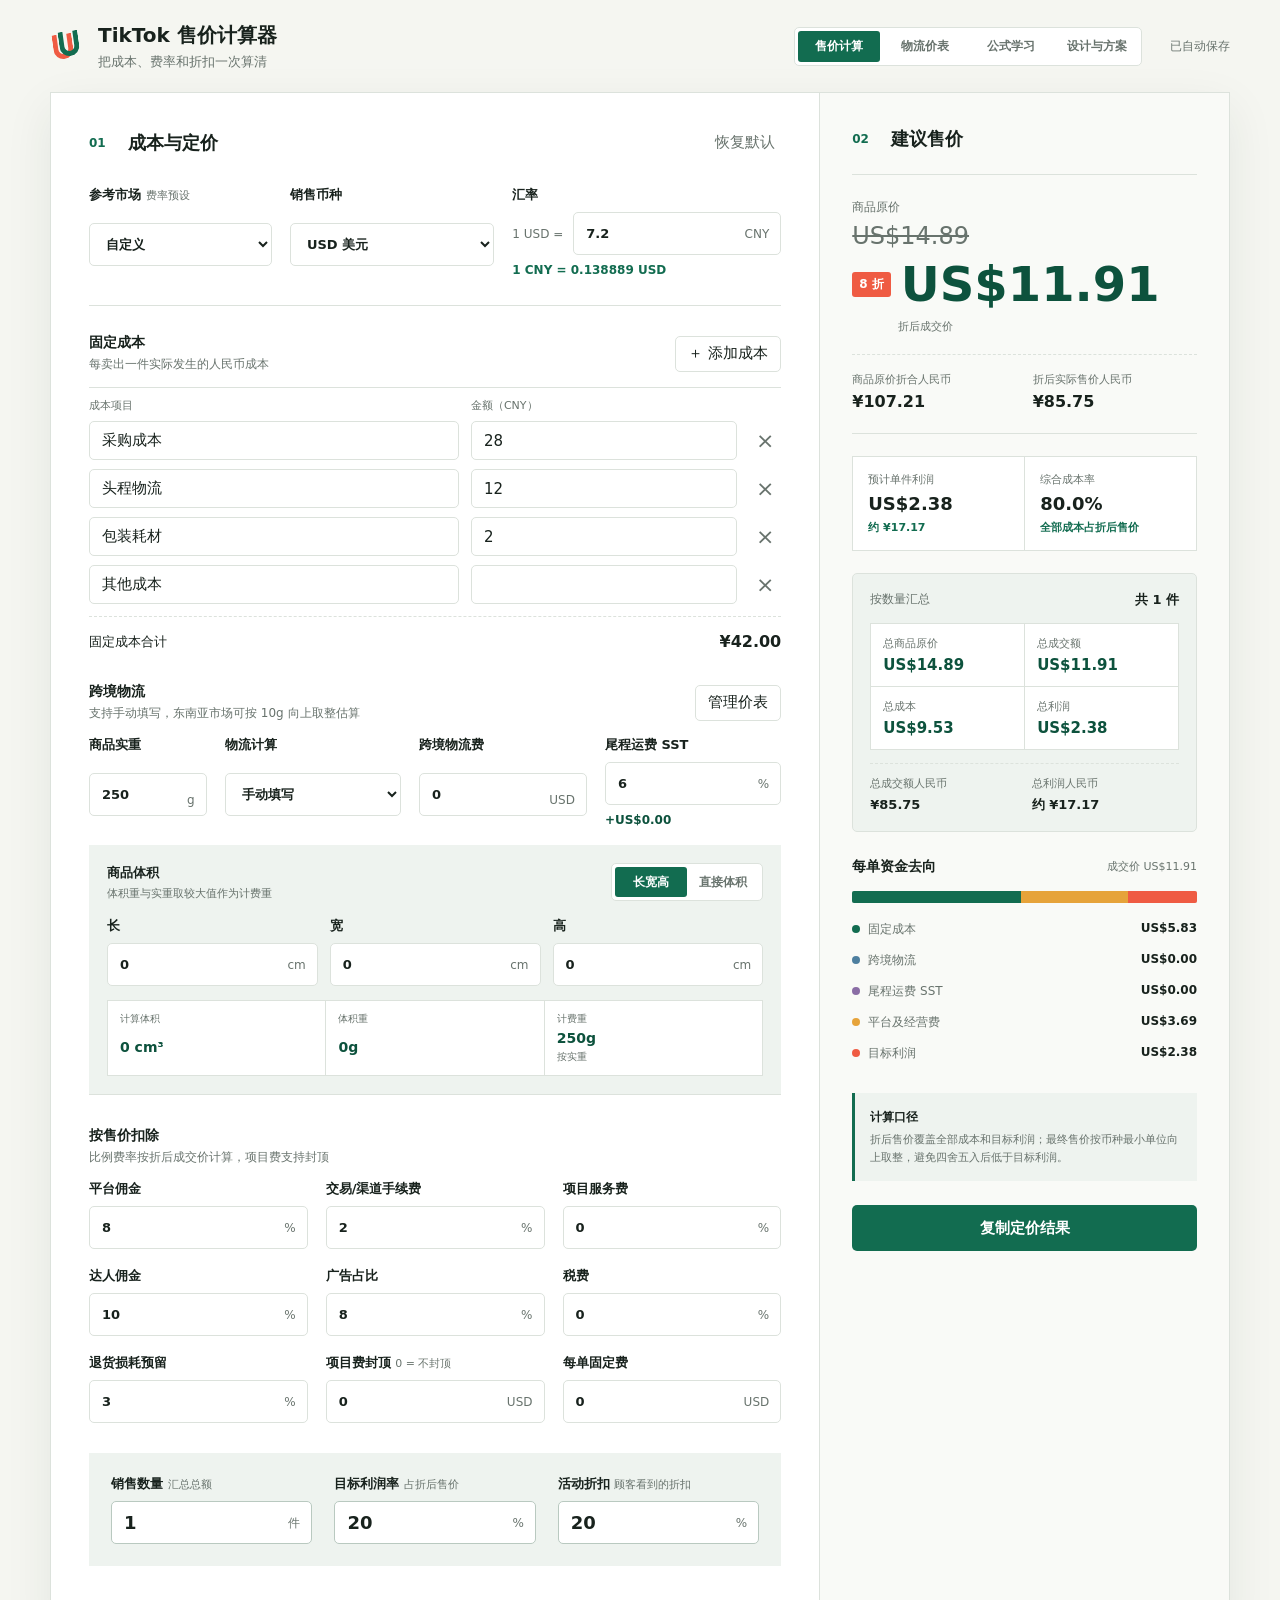
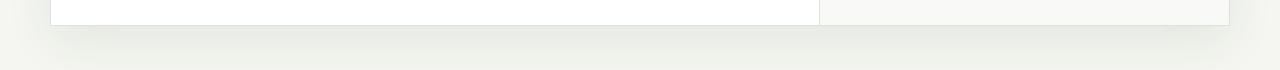
<file: index.html>
<!doctype html>
<html lang="zh-CN">
<head>
  <meta charset="utf-8">
  <meta name="viewport" content="width=device-width, initial-scale=1">
  <meta name="color-scheme" content="light">
  <meta name="theme-color" content="#f6f7f3">
  <title>TikTok 售价计算器</title>
  <link rel="stylesheet" href="styles.css">
</head>
<body>
  <header class="app-header">
    <div class="brand-mark" aria-hidden="true"><span></span><span></span></div>
    <div>
      <h1>TikTok 售价计算器</h1>
      <p>把成本、费率和折扣一次算清</p>
    </div>
    <nav class="top-nav" aria-label="主要页面">
      <a class="top-nav-link is-active" href="index.html" aria-current="page">售价计算</a>
      <a class="top-nav-link" href="shipping.html">物流价表</a>
      <a class="top-nav-link" href="guide.html">公式学习</a>
      <a class="top-nav-link" href="solutions.html">设计与方案</a>
    </nav>
    <div class="save-state" id="saveState" aria-live="polite">已自动保存</div>
  </header>

  <main class="app-shell">
    <section class="workspace" aria-labelledby="inputTitle">
      <div class="section-heading">
        <div>
          <span class="step">01</span>
          <h2 id="inputTitle">成本与定价</h2>
        </div>
        <button class="text-button" id="resetButton" type="button">恢复默认</button>
      </div>

      <div class="settings-grid">
        <label class="field">
          <span>参考市场 <small>费率预设</small></span>
          <select id="marketPreset">
            <option value="custom">自定义</option>
            <option value="MY">马来西亚</option>
            <option value="PH">菲律宾</option>
            <option value="TH">泰国</option>
            <option value="VN">越南</option>
            <option value="SG">新加坡</option>
          </select>
        </label>
        <label class="field">
          <span>销售币种</span>
          <select id="currency">
            <option value="USD">USD 美元</option>
            <option value="MYR">MYR 马来西亚林吉特</option>
            <option value="PHP">PHP 菲律宾比索</option>
            <option value="THB">THB 泰铢</option>
            <option value="VND">VND 越南盾</option>
            <option value="SGD">SGD 新加坡元</option>
            <option value="GBP">GBP 英镑</option>
            <option value="EUR">EUR 欧元</option>
          </select>
        </label>
        <label class="field">
          <span>汇率</span>
          <div class="exchange-editor">
            <span id="forwardCurrencyLabel">1 USD =</span>
            <div class="input-with-unit">
              <input id="exchangeRate" type="number" min="0.0001" step="0.01" inputmode="decimal" value="7.20">
              <span>CNY</span>
            </div>
          </div>
          <output class="exchange-reverse" id="reverseRate" for="currency exchangeRate">1 CNY = 0.1389 USD</output>
        </label>
      </div>

      <div class="subsection-header">
        <div>
          <h3>固定成本</h3>
          <p>每卖出一件实际发生的人民币成本</p>
        </div>
        <button class="secondary-button" id="addCostButton" type="button"><span aria-hidden="true">＋</span> 添加成本</button>
      </div>

      <div class="cost-table" role="group" aria-label="固定成本列表">
        <div class="cost-table-head" aria-hidden="true">
          <span>成本项目</span><span>金额（CNY）</span><span></span>
        </div>
        <div id="costRows"></div>
        <div class="cost-total">
          <span>固定成本合计</span>
          <strong id="fixedCostTotal">¥0.00</strong>
        </div>
      </div>

      <div class="subsection-header logistics-header">
        <div>
          <h3>跨境物流</h3>
          <p id="shippingReference">支持手动填写，东南亚市场可按 10g 向上取整估算</p>
        </div>
        <a class="secondary-button button-link" href="shipping.html">管理价表</a>
      </div>

      <div class="logistics-grid">
        <label class="field">
          <span>商品实重</span>
          <div class="input-with-unit"><input id="productWeight" type="number" min="0" step="1" inputmode="decimal" value="250"><span>g</span></div>
        </label>
        <label class="field">
          <span>物流计算</span>
          <select id="shippingMode">
            <option value="manual">手动填写</option>
            <option value="official">参考价卡自动估算</option>
          </select>
        </label>
        <label class="field">
          <span>跨境物流费 <small id="roundedWeightLabel"></small></span>
          <div class="input-with-unit"><input id="shippingFee" type="number" min="0" step="0.01" inputmode="decimal" value="0"><span class="currency-unit">USD</span></div>
        </label>
        <label class="field sst-field">
          <span>尾程运费 SST</span>
          <div class="input-with-unit">
            <input id="shippingSstRate" type="number" min="0" max="100" step="0.1" inputmode="decimal" value="6">
            <span>%</span>
          </div>
          <output class="sst-amount" id="shippingSstAmount" aria-live="polite">+0.00</output>
        </label>
      </div>

      <div class="volume-calculator">
        <div class="volume-toolbar">
          <div>
            <strong>商品体积</strong>
            <span>体积重与实重取较大值作为计费重</span>
          </div>
          <div class="segmented-control" role="group" aria-label="体积输入方式">
            <button id="dimensionsModeButton" type="button" aria-pressed="true">长宽高</button>
            <button id="volumeModeButton" type="button" aria-pressed="false">直接体积</button>
          </div>
        </div>

        <div class="dimension-grid" id="dimensionsFields">
          <label class="field"><span>长</span><div class="input-with-unit"><input id="productLength" type="number" min="0" step="0.1" inputmode="decimal" value="0"><span>cm</span></div></label>
          <label class="field"><span>宽</span><div class="input-with-unit"><input id="productWidth" type="number" min="0" step="0.1" inputmode="decimal" value="0"><span>cm</span></div></label>
          <label class="field"><span>高</span><div class="input-with-unit"><input id="productHeight" type="number" min="0" step="0.1" inputmode="decimal" value="0"><span>cm</span></div></label>
        </div>
        <label class="field direct-volume-field" id="directVolumeField" hidden>
          <span>商品体积</span>
          <div class="input-with-unit wide-unit"><input id="productVolume" type="number" min="0" step="1" inputmode="decimal" value="0"><span>cm³</span></div>
        </label>

        <div class="billing-metrics">
          <div><span>计算体积</span><strong id="calculatedVolume">0 cm³</strong></div>
          <div><span>体积重</span><strong id="volumetricWeightValue">0g</strong></div>
          <div><span>计费重</span><strong id="chargeableWeightValue">250g</strong><small id="chargeableReason">按实重</small></div>
        </div>
      </div>

      <div class="subsection-header fee-header">
        <div>
          <h3>按售价扣除</h3>
          <p>比例费率按折后成交价计算，项目费支持封顶</p>
        </div>
      </div>

      <div class="rate-grid">
        <label class="field"><span>平台佣金</span><div class="input-with-unit"><input id="platformRate" type="number" min="0" max="100" step="0.1" value="8"><span>%</span></div></label>
        <label class="field"><span>交易/渠道手续费</span><div class="input-with-unit"><input id="paymentRate" type="number" min="0" max="100" step="0.1" value="2"><span>%</span></div></label>
        <label class="field"><span>项目服务费</span><div class="input-with-unit"><input id="serviceRate" type="number" min="0" max="100" step="0.1" value="0"><span>%</span></div></label>
        <label class="field"><span>达人佣金</span><div class="input-with-unit"><input id="affiliateRate" type="number" min="0" max="100" step="0.1" value="10"><span>%</span></div></label>
        <label class="field"><span>广告占比</span><div class="input-with-unit"><input id="adRate" type="number" min="0" max="100" step="0.1" value="8"><span>%</span></div></label>
        <label class="field"><span>税费</span><div class="input-with-unit"><input id="taxRate" type="number" min="0" max="100" step="0.1" value="0"><span>%</span></div></label>
        <label class="field"><span>退货损耗预留</span><div class="input-with-unit"><input id="returnRate" type="number" min="0" max="100" step="0.1" value="3"><span>%</span></div></label>
        <label class="field"><span>项目费封顶 <small>0 = 不封顶</small></span><div class="input-with-unit"><input id="serviceCap" type="number" min="0" step="0.01" value="0"><span class="currency-unit">USD</span></div></label>
        <label class="field"><span>每单固定费</span><div class="input-with-unit"><input id="fixedOrderFee" type="number" min="0" step="0.01" value="0"><span class="currency-unit">USD</span></div></label>
      </div>

      <div class="pricing-band">
        <label class="field emphasis-field">
          <span>销售数量 <small>汇总总额</small></span>
          <div class="input-with-unit"><input id="quantity" type="number" min="1" step="1" inputmode="numeric" value="1"><span>件</span></div>
        </label>
        <label class="field emphasis-field">
          <span>目标利润率 <small>占折后售价</small></span>
          <div class="input-with-unit"><input id="profitMargin" type="number" min="0" max="100" step="0.5" value="20"><span>%</span></div>
        </label>
        <label class="field emphasis-field">
          <span>活动折扣 <small>顾客看到的折扣</small></span>
          <div class="input-with-unit"><input id="discountRate" type="number" min="0" max="99" step="1" value="20"><span>%</span></div>
        </label>
      </div>
      <p class="validation" id="validationMessage" role="alert"></p>
    </section>

    <aside class="result-panel" aria-labelledby="resultTitle">
      <div class="result-sticky">
        <div class="section-heading result-heading">
          <div><span class="step">02</span><h2 id="resultTitle">建议售价</h2></div>
        </div>

        <div class="price-hero">
          <p>商品原价</p>
          <div class="list-price" id="listPrice">$0.00</div>
          <div class="discount-line"><span id="discountBadge">8 折</span><strong id="salePrice">$0.00</strong></div>
          <span class="caption">折后成交价</span>
          <div class="cny-equivalents">
            <div><span>商品原价折合人民币</span><strong id="listPriceCny">¥0.00</strong></div>
            <div><span>折后实际售价人民币</span><strong id="salePriceCny">¥0.00</strong></div>
          </div>
        </div>

        <div class="profit-summary">
          <div><span>预计单件利润</span><strong id="profitValue">$0.00</strong><span id="profitValueCny">约 ¥0.00</span></div>
          <div><span>综合成本率</span><strong id="costRate">0%</strong><span>全部成本占折后售价</span></div>
        </div>

        <div class="total-summary">
          <div class="total-summary-title">
            <span>按数量汇总</span>
            <strong id="quantityLabel">共 1 件</strong>
          </div>
          <div class="total-summary-grid">
            <div><span>总商品原价</span><strong id="totalListPrice">$0.00</strong></div>
            <div><span>总成交额</span><strong id="totalSalePrice">$0.00</strong></div>
            <div><span>总成本</span><strong id="totalCost">$0.00</strong></div>
            <div><span>总利润</span><strong id="totalProfit">$0.00</strong></div>
          </div>
          <div class="total-summary-cny">
            <div><span>总成交额人民币</span><strong id="totalSalePriceCny">¥0.00</strong></div>
            <div><span>总利润人民币</span><strong id="totalProfitCny">约 ¥0.00</strong></div>
          </div>
        </div>

        <div class="breakdown" aria-labelledby="breakdownTitle">
          <div class="breakdown-title"><h3 id="breakdownTitle">每单资金去向</h3><span id="salePriceLabel">成交价 $0.00</span></div>
          <div class="stacked-bar" id="stackedBar" aria-hidden="true">
            <span class="bar-cost"></span><span class="bar-shipping"></span><span class="bar-sst"></span><span class="bar-fee"></span><span class="bar-profit"></span>
          </div>
          <dl>
            <div><dt><i class="legend cost"></i>固定成本</dt><dd id="costValue">$0.00</dd></div>
            <div><dt><i class="legend shipping"></i>跨境物流</dt><dd id="shippingValue">$0.00</dd></div>
            <div><dt><i class="legend sst"></i>尾程运费 SST</dt><dd id="shippingSstValue">$0.00</dd></div>
            <div><dt><i class="legend fee"></i>平台及经营费</dt><dd id="feeValue">$0.00</dd></div>
            <div><dt><i class="legend profit"></i>目标利润</dt><dd id="profitBreakdown">$0.00</dd></div>
          </dl>
        </div>

        <div class="formula-note">
          <strong>计算口径</strong>
          <p>折后售价覆盖全部成本和目标利润；最终售价按币种最小单位向上取整，避免四舍五入后低于目标利润。</p>
        </div>

        <button class="primary-button" id="copyButton" type="button">复制定价结果</button>
      </div>
    </aside>
  </main>

  <template id="costRowTemplate">
    <div class="cost-row">
      <label><span class="sr-only">成本项目名称</span><input class="cost-name" type="text" maxlength="20"></label>
      <label><span class="sr-only">成本金额</span><input class="cost-amount" type="number" min="0" step="0.01" inputmode="decimal"></label>
      <button class="icon-button delete-cost" type="button" aria-label="删除这项成本">×</button>
    </div>
  </template>

  <script src="shipping-store.js"></script>
  <script src="app.js"></script>
</body>
</html>
</file>
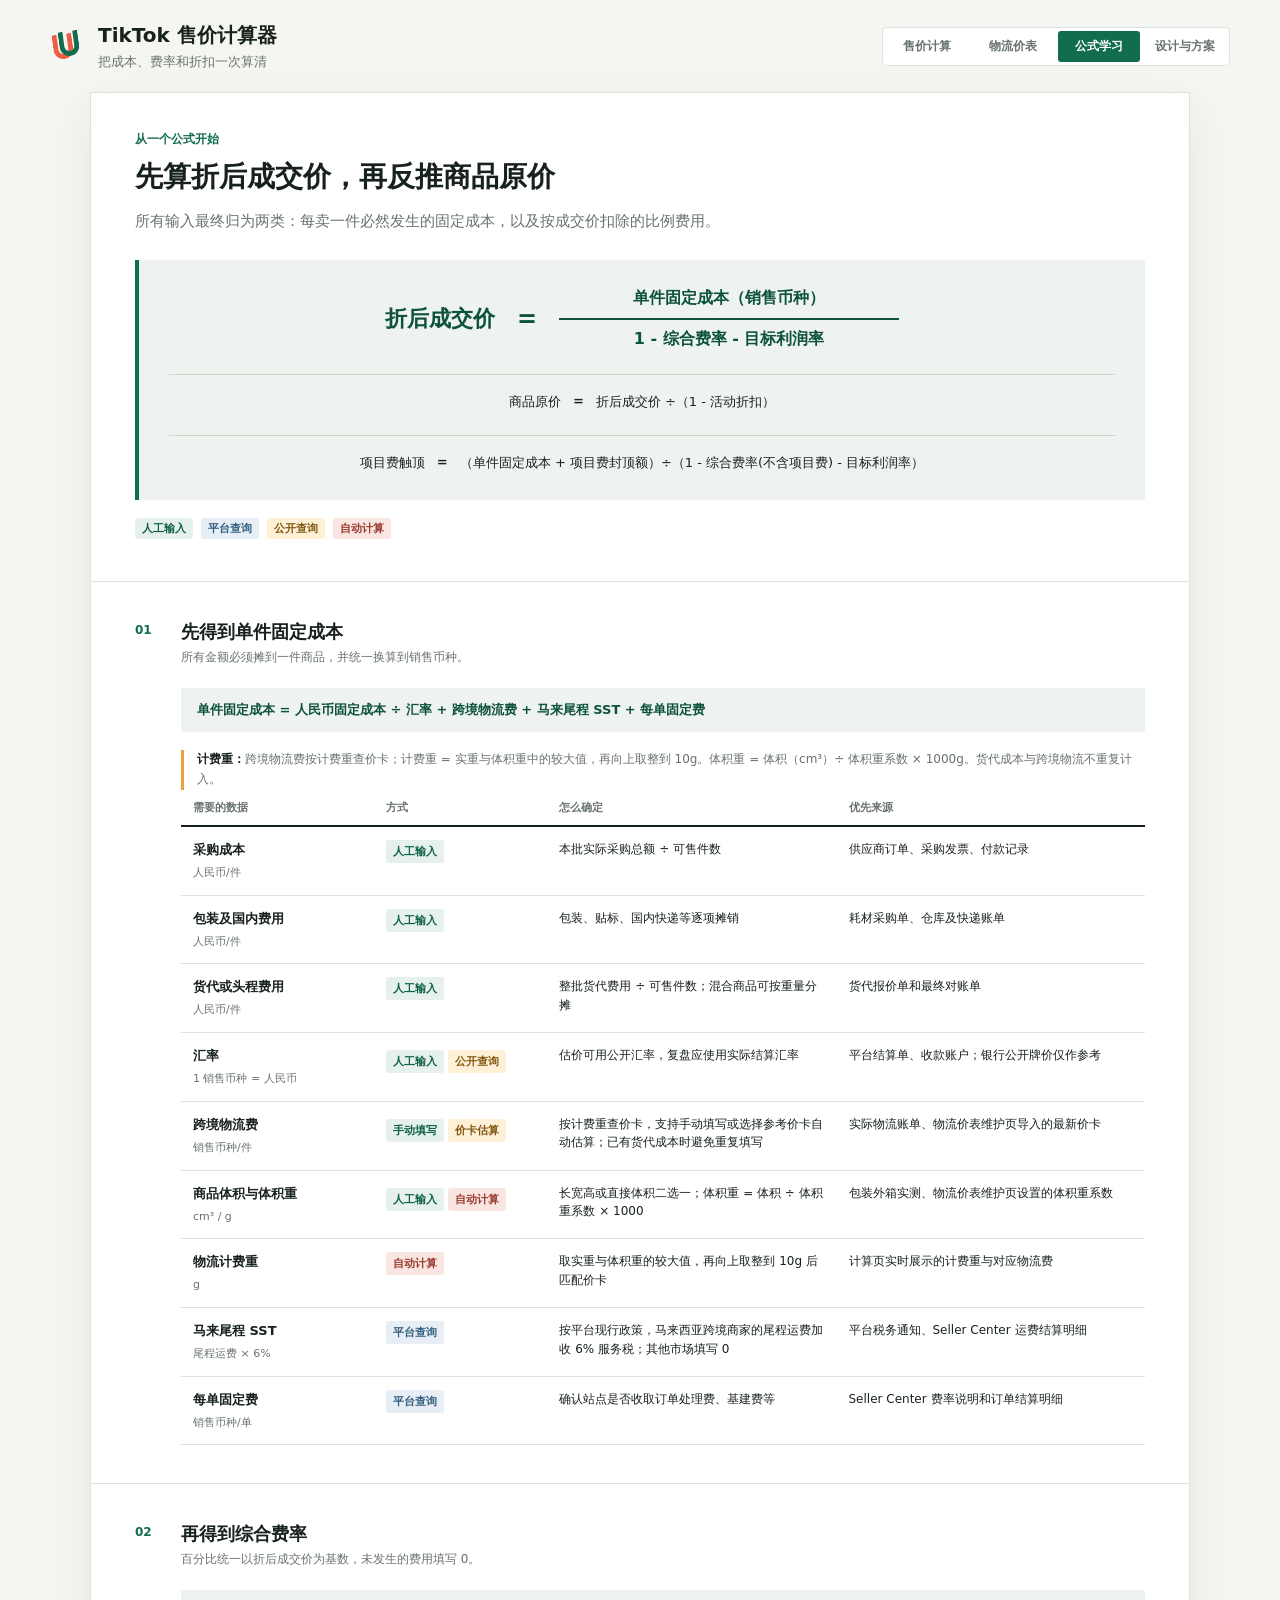
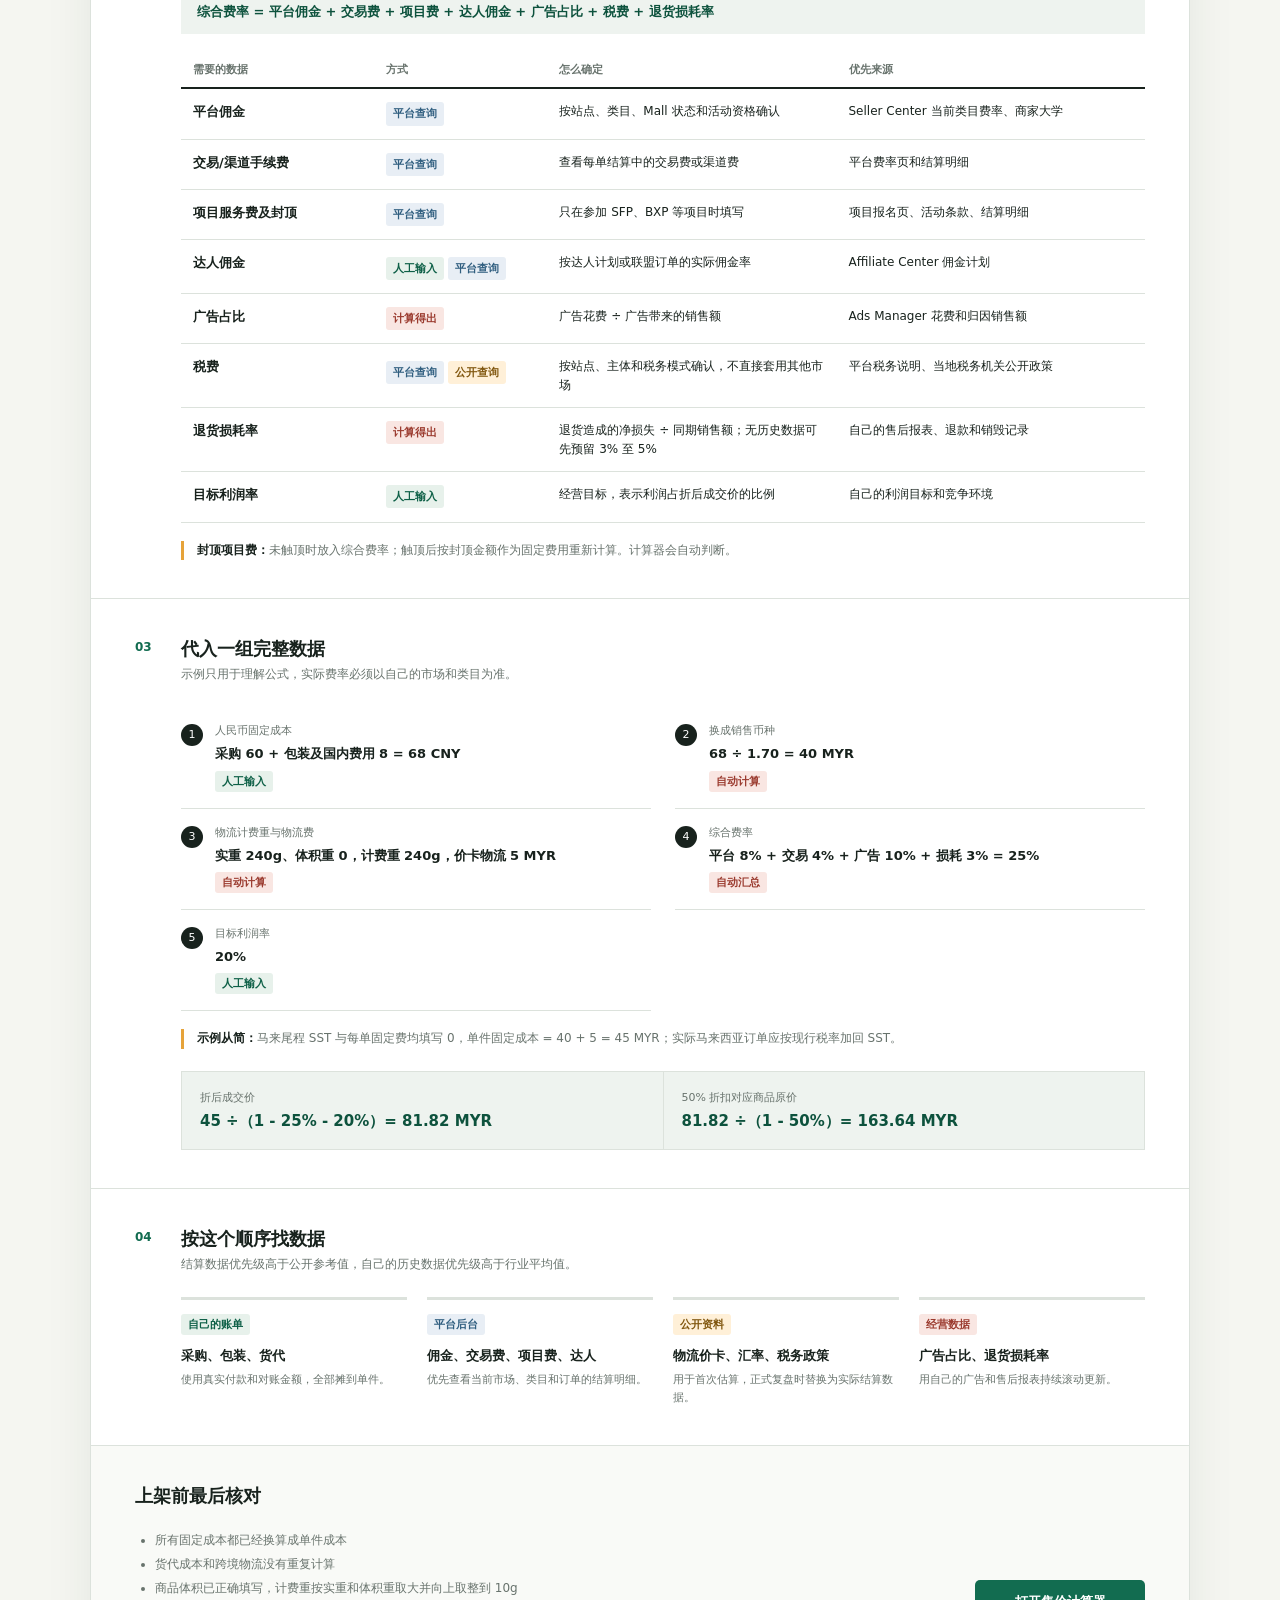
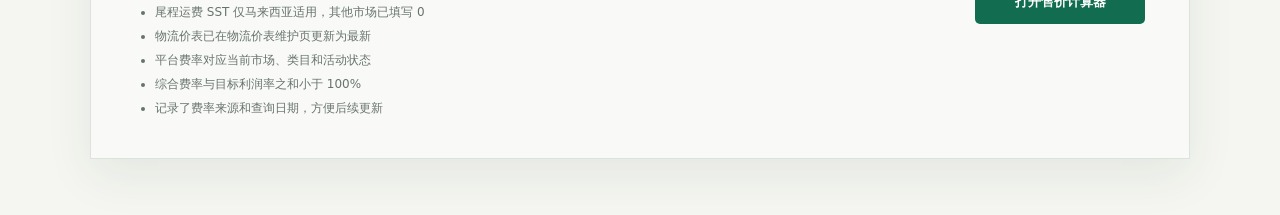
<file: guide.html>
<!doctype html>
<html lang="zh-CN">
<head>
  <meta charset="utf-8">
  <meta name="viewport" content="width=device-width, initial-scale=1">
  <meta name="color-scheme" content="light">
  <meta name="theme-color" content="#f5f6f1">
  <title>TikTok 售价公式学习</title>
  <link rel="stylesheet" href="styles.css">
  <link rel="stylesheet" href="guide.css">
</head>
<body class="guide-page">
  <header class="app-header">
    <div class="brand-mark" aria-hidden="true"><span></span><span></span></div>
    <div>
      <h1>TikTok 售价计算器</h1>
      <p>把成本、费率和折扣一次算清</p>
    </div>
    <nav class="top-nav" aria-label="主要页面">
      <a class="top-nav-link" href="index.html">售价计算</a>
      <a class="top-nav-link" href="shipping.html">物流价表</a>
      <a class="top-nav-link is-active" href="guide.html" aria-current="page">公式学习</a>
      <a class="top-nav-link" href="solutions.html">设计与方案</a>
    </nav>
  </header>

  <main class="guide-shell">
    <section class="guide-intro" aria-labelledby="guideTitle">
      <p class="guide-kicker">从一个公式开始</p>
      <h2 id="guideTitle">先算折后成交价，再反推商品原价</h2>
      <p class="guide-lead">所有输入最终归为两类：每卖一件必然发生的固定成本，以及按成交价扣除的比例费用。</p>

      <div class="formula-board" role="img" aria-label="折后成交价等于单件固定成本除以一减综合费率减目标利润率">
        <div class="formula-equation">
          <strong>折后成交价</strong>
          <span class="formula-operator">=</span>
          <span class="formula-fraction">
            <span>单件固定成本（销售币种）</span>
            <i aria-hidden="true"></i>
            <span>1 - 综合费率 - 目标利润率</span>
          </span>
        </div>
        <div class="formula-secondary">
          <span>商品原价</span><strong>=</strong><span>折后成交价 ÷（1 - 活动折扣）</span>
        </div>
        <div class="formula-secondary">
          <span>项目费触顶</span><strong>=</strong><span>（单件固定成本 + 项目费封顶额）÷（1 - 综合费率(不含项目费) - 目标利润率）</span>
        </div>
      </div>

      <div class="data-legend" aria-label="数据类型图例">
        <span class="source-tag manual">人工输入</span>
        <span class="source-tag platform">平台查询</span>
        <span class="source-tag public">公开查询</span>
        <span class="source-tag calculated">自动计算</span>
      </div>
    </section>

    <section class="guide-section" aria-labelledby="fixedTitle">
      <div class="guide-section-heading">
        <span>01</span>
        <div><h2 id="fixedTitle">先得到单件固定成本</h2><p>所有金额必须摊到一件商品，并统一换算到销售币种。</p></div>
      </div>
      <div class="sub-formula">单件固定成本 = 人民币固定成本 ÷ 汇率 + 跨境物流费 + 马来尾程 SST + 每单固定费</div>
      <p class="cap-note"><strong>计费重：</strong>跨境物流费按计费重查价卡；计费重 = 实重与体积重中的较大值，再向上取整到 10g。体积重 = 体积（cm³）÷ 体积重系数 × 1000g。货代成本与跨境物流不重复计入。</p>
      <div class="guide-table-wrap">
        <table class="guide-table">
          <thead><tr><th>需要的数据</th><th>方式</th><th>怎么确定</th><th>优先来源</th></tr></thead>
          <tbody>
            <tr><td data-label="需要的数据"><strong>采购成本</strong><small>人民币/件</small></td><td data-label="方式"><span class="source-tag manual">人工输入</span></td><td data-label="怎么确定">本批实际采购总额 ÷ 可售件数</td><td data-label="优先来源">供应商订单、采购发票、付款记录</td></tr>
            <tr><td data-label="需要的数据"><strong>包装及国内费用</strong><small>人民币/件</small></td><td data-label="方式"><span class="source-tag manual">人工输入</span></td><td data-label="怎么确定">包装、贴标、国内快递等逐项摊销</td><td data-label="优先来源">耗材采购单、仓库及快递账单</td></tr>
            <tr><td data-label="需要的数据"><strong>货代或头程费用</strong><small>人民币/件</small></td><td data-label="方式"><span class="source-tag manual">人工输入</span></td><td data-label="怎么确定">整批货代费用 ÷ 可售件数；混合商品可按重量分摊</td><td data-label="优先来源">货代报价单和最终对账单</td></tr>
            <tr><td data-label="需要的数据"><strong>汇率</strong><small>1 销售币种 = 人民币</small></td><td data-label="方式"><span class="source-tag manual">人工输入</span> <span class="source-tag public">公开查询</span></td><td data-label="怎么确定">估价可用公开汇率，复盘应使用实际结算汇率</td><td data-label="优先来源">平台结算单、收款账户；银行公开牌价仅作参考</td></tr>
            <tr><td data-label="需要的数据"><strong>跨境物流费</strong><small>销售币种/件</small></td><td data-label="方式"><span class="source-tag manual">手动填写</span> <span class="source-tag public">价卡估算</span></td><td data-label="怎么确定">按计费重查价卡，支持手动填写或选择参考价卡自动估算；已有货代成本时避免重复填写</td><td data-label="优先来源">实际物流账单、物流价表维护页导入的最新价卡</td></tr>
            <tr><td data-label="需要的数据"><strong>商品体积与体积重</strong><small>cm³ / g</small></td><td data-label="方式"><span class="source-tag manual">人工输入</span> <span class="source-tag calculated">自动计算</span></td><td data-label="怎么确定">长宽高或直接体积二选一；体积重 = 体积 ÷ 体积重系数 × 1000</td><td data-label="优先来源">包装外箱实测、物流价表维护页设置的体积重系数</td></tr>
            <tr><td data-label="需要的数据"><strong>物流计费重</strong><small>g</small></td><td data-label="方式"><span class="source-tag calculated">自动计算</span></td><td data-label="怎么确定">取实重与体积重的较大值，再向上取整到 10g 后匹配价卡</td><td data-label="优先来源">计算页实时展示的计费重与对应物流费</td></tr>
            <tr><td data-label="需要的数据"><strong>马来尾程 SST</strong><small>尾程运费 × 6%</small></td><td data-label="方式"><span class="source-tag platform">平台查询</span></td><td data-label="怎么确定">按平台现行政策，马来西亚跨境商家的尾程运费加收 6% 服务税；其他市场填写 0</td><td data-label="优先来源">平台税务通知、Seller Center 运费结算明细</td></tr>
            <tr><td data-label="需要的数据"><strong>每单固定费</strong><small>销售币种/单</small></td><td data-label="方式"><span class="source-tag platform">平台查询</span></td><td data-label="怎么确定">确认站点是否收取订单处理费、基建费等</td><td data-label="优先来源">Seller Center 费率说明和订单结算明细</td></tr>
          </tbody>
        </table>
      </div>
    </section>

    <section class="guide-section" aria-labelledby="rateTitle">
      <div class="guide-section-heading">
        <span>02</span>
        <div><h2 id="rateTitle">再得到综合费率</h2><p>百分比统一以折后成交价为基数，未发生的费用填写 0。</p></div>
      </div>
      <div class="sub-formula">综合费率 = 平台佣金 + 交易费 + 项目费 + 达人佣金 + 广告占比 + 税费 + 退货损耗率</div>
      <div class="guide-table-wrap">
        <table class="guide-table">
          <thead><tr><th>需要的数据</th><th>方式</th><th>怎么确定</th><th>优先来源</th></tr></thead>
          <tbody>
            <tr><td data-label="需要的数据"><strong>平台佣金</strong></td><td data-label="方式"><span class="source-tag platform">平台查询</span></td><td data-label="怎么确定">按站点、类目、Mall 状态和活动资格确认</td><td data-label="优先来源">Seller Center 当前类目费率、商家大学</td></tr>
            <tr><td data-label="需要的数据"><strong>交易/渠道手续费</strong></td><td data-label="方式"><span class="source-tag platform">平台查询</span></td><td data-label="怎么确定">查看每单结算中的交易费或渠道费</td><td data-label="优先来源">平台费率页和结算明细</td></tr>
            <tr><td data-label="需要的数据"><strong>项目服务费及封顶</strong></td><td data-label="方式"><span class="source-tag platform">平台查询</span></td><td data-label="怎么确定">只在参加 SFP、BXP 等项目时填写</td><td data-label="优先来源">项目报名页、活动条款、结算明细</td></tr>
            <tr><td data-label="需要的数据"><strong>达人佣金</strong></td><td data-label="方式"><span class="source-tag manual">人工输入</span> <span class="source-tag platform">平台查询</span></td><td data-label="怎么确定">按达人计划或联盟订单的实际佣金率</td><td data-label="优先来源">Affiliate Center 佣金计划</td></tr>
            <tr><td data-label="需要的数据"><strong>广告占比</strong></td><td data-label="方式"><span class="source-tag calculated">计算得出</span></td><td data-label="怎么确定">广告花费 ÷ 广告带来的销售额</td><td data-label="优先来源">Ads Manager 花费和归因销售额</td></tr>
            <tr><td data-label="需要的数据"><strong>税费</strong></td><td data-label="方式"><span class="source-tag platform">平台查询</span> <span class="source-tag public">公开查询</span></td><td data-label="怎么确定">按站点、主体和税务模式确认，不直接套用其他市场</td><td data-label="优先来源">平台税务说明、当地税务机关公开政策</td></tr>
            <tr><td data-label="需要的数据"><strong>退货损耗率</strong></td><td data-label="方式"><span class="source-tag calculated">计算得出</span></td><td data-label="怎么确定">退货造成的净损失 ÷ 同期销售额；无历史数据可先预留 3% 至 5%</td><td data-label="优先来源">自己的售后报表、退款和销毁记录</td></tr>
            <tr><td data-label="需要的数据"><strong>目标利润率</strong></td><td data-label="方式"><span class="source-tag manual">人工输入</span></td><td data-label="怎么确定">经营目标，表示利润占折后成交价的比例</td><td data-label="优先来源">自己的利润目标和竞争环境</td></tr>
          </tbody>
        </table>
      </div>
      <p class="cap-note"><strong>封顶项目费：</strong>未触顶时放入综合费率；触顶后按封顶金额作为固定费用重新计算。计算器会自动判断。</p>
    </section>

    <section class="guide-section example-section" aria-labelledby="exampleTitle">
      <div class="guide-section-heading">
        <span>03</span>
        <div><h2 id="exampleTitle">代入一组完整数据</h2><p>示例只用于理解公式，实际费率必须以自己的市场和类目为准。</p></div>
      </div>
      <ol class="example-steps">
        <li><span>人民币固定成本</span><strong>采购 60 + 包装及国内费用 8 = 68 CNY</strong><em class="source-tag manual">人工输入</em></li>
        <li><span>换成销售币种</span><strong>68 ÷ 1.70 = 40 MYR</strong><em class="source-tag calculated">自动计算</em></li>
        <li><span>物流计费重与物流费</span><strong>实重 240g、体积重 0，计费重 240g，价卡物流 5 MYR</strong><em class="source-tag calculated">自动计算</em></li>
        <li><span>综合费率</span><strong>平台 8% + 交易 4% + 广告 10% + 损耗 3% = 25%</strong><em class="source-tag calculated">自动汇总</em></li>
        <li><span>目标利润率</span><strong>20%</strong><em class="source-tag manual">人工输入</em></li>
      </ol>
      <p class="cap-note"><strong>示例从简：</strong>马来尾程 SST 与每单固定费均填写 0，单件固定成本 = 40 + 5 = 45 MYR；实际马来西亚订单应按现行税率加回 SST。</p>
      <div class="example-result">
        <div><span>折后成交价</span><strong>45 ÷（1 - 25% - 20%）= 81.82 MYR</strong></div>
        <div><span>50% 折扣对应商品原价</span><strong>81.82 ÷（1 - 50%）= 163.64 MYR</strong></div>
      </div>
    </section>

    <section class="guide-section source-section" aria-labelledby="sourceTitle">
      <div class="guide-section-heading">
        <span>04</span>
        <div><h2 id="sourceTitle">按这个顺序找数据</h2><p>结算数据优先级高于公开参考值，自己的历史数据优先级高于行业平均值。</p></div>
      </div>
      <div class="source-lanes">
        <div><span class="source-tag manual">自己的账单</span><strong>采购、包装、货代</strong><p>使用真实付款和对账金额，全部摊到单件。</p></div>
        <div><span class="source-tag platform">平台后台</span><strong>佣金、交易费、项目费、达人</strong><p>优先查看当前市场、类目和订单的结算明细。</p></div>
        <div><span class="source-tag public">公开资料</span><strong>物流价卡、汇率、税务政策</strong><p>用于首次估算，正式复盘时替换为实际结算数据。</p></div>
        <div><span class="source-tag calculated">经营数据</span><strong>广告占比、退货损耗率</strong><p>用自己的广告和售后报表持续滚动更新。</p></div>
      </div>
    </section>

    <section class="guide-checklist" aria-labelledby="checkTitle">
      <h2 id="checkTitle">上架前最后核对</h2>
      <ul>
        <li>所有固定成本都已经换算成单件成本</li>
        <li>货代成本和跨境物流没有重复计算</li>
        <li>商品体积已正确填写，计费重按实重和体积重取大并向上取整到 10g</li>
        <li>尾程运费 SST 仅马来西亚适用，其他市场已填写 0</li>
        <li>物流价表已在物流价表维护页更新为最新</li>
        <li>平台费率对应当前市场、类目和活动状态</li>
        <li>综合费率与目标利润率之和小于 100%</li>
        <li>记录了费率来源和查询日期，方便后续更新</li>
      </ul>
      <a class="guide-cta" href="index.html">打开售价计算器</a>
    </section>
  </main>
</body>
</html>
</file>
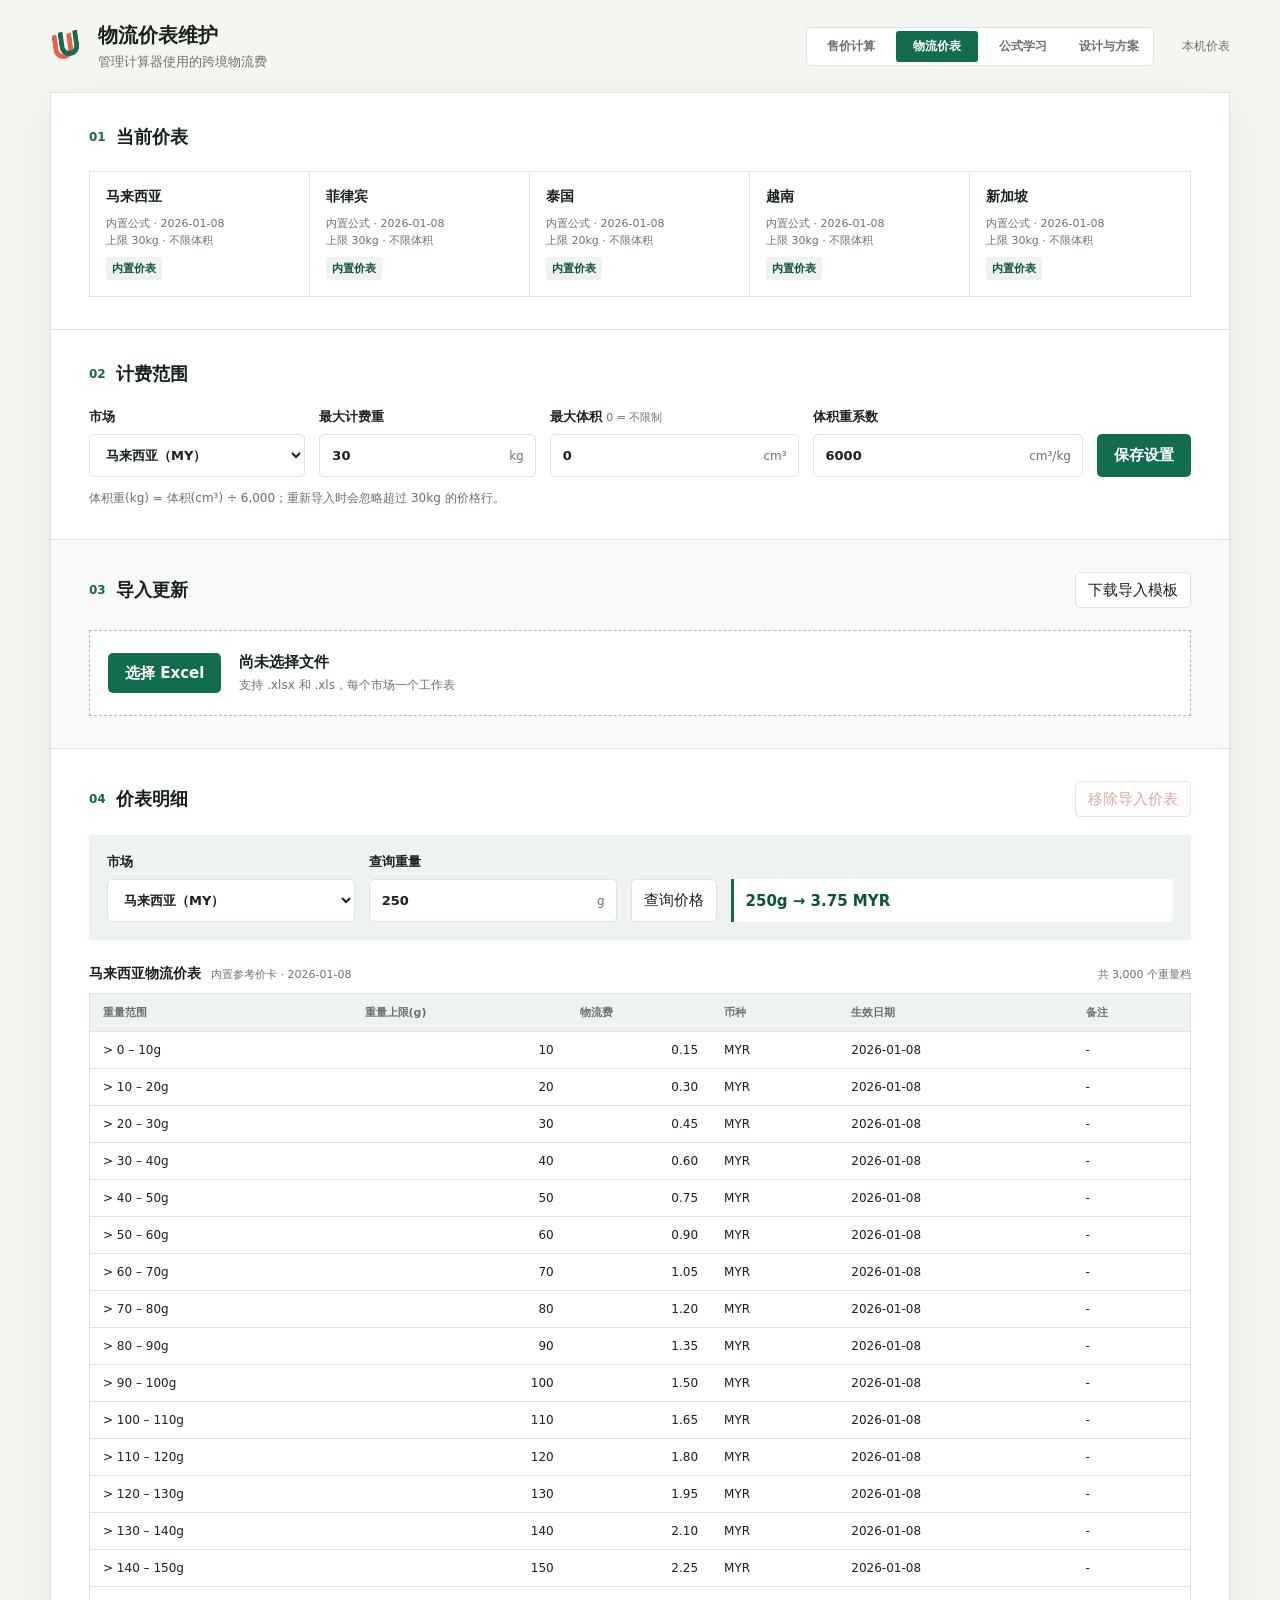
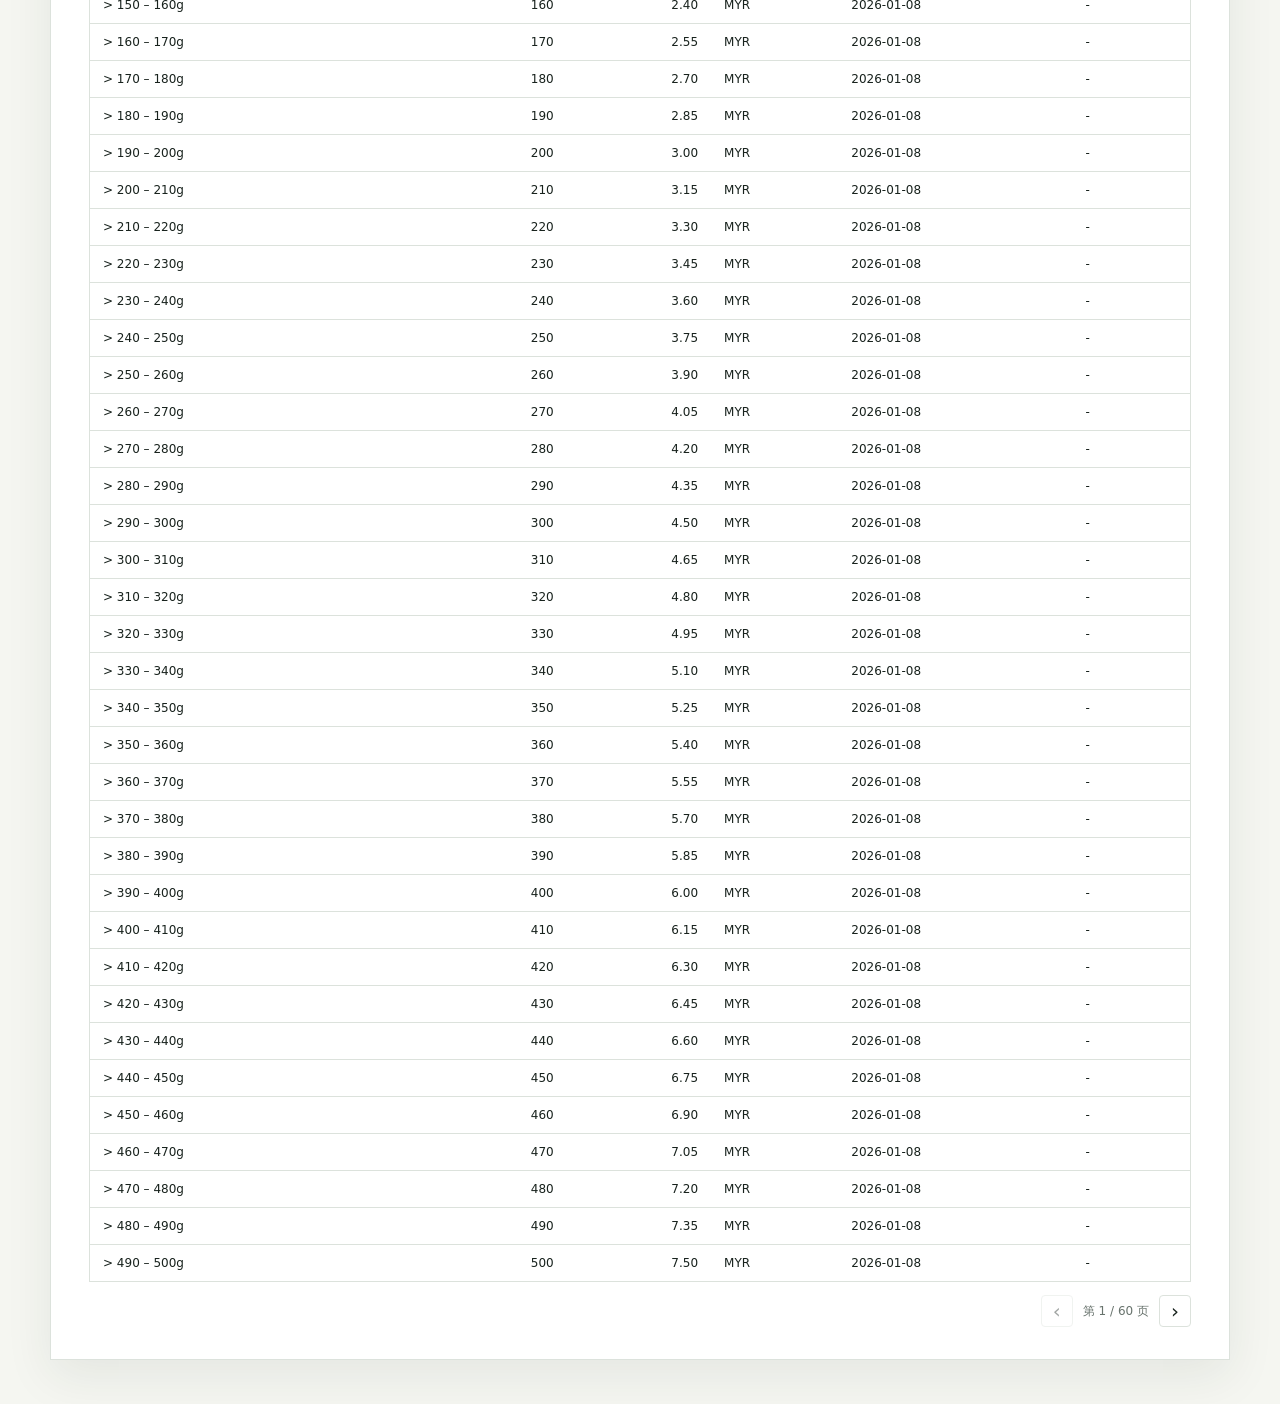
<file: shipping.html>
<!doctype html>
<html lang="zh-CN">
<head>
  <meta charset="utf-8">
  <meta name="viewport" content="width=device-width, initial-scale=1">
  <meta name="color-scheme" content="light">
  <meta name="theme-color" content="#f6f7f3">
  <title>物流价表维护 - TikTok 售价计算器</title>
  <link rel="stylesheet" href="styles.css">
  <link rel="stylesheet" href="shipping.css">
</head>
<body>
  <header class="app-header">
    <div class="brand-mark" aria-hidden="true"><span></span><span></span></div>
    <div>
      <h1>物流价表维护</h1>
      <p>管理计算器使用的跨境物流费</p>
    </div>
    <nav class="top-nav" aria-label="主要页面">
      <a class="top-nav-link" href="index.html">售价计算</a>
      <a class="top-nav-link is-active" href="shipping.html" aria-current="page">物流价表</a>
      <a class="top-nav-link" href="guide.html">公式学习</a>
      <a class="top-nav-link" href="solutions.html">设计与方案</a>
    </nav>
    <div class="save-state" id="storageState" aria-live="polite">正在读取</div>
  </header>

  <main class="shipping-shell">
    <section class="shipping-section" aria-labelledby="statusTitle">
      <div class="shipping-heading">
        <div><span class="step">01</span><h2 id="statusTitle">当前价表</h2></div>
      </div>
      <div class="market-status-grid" id="marketStatusGrid" aria-live="polite"></div>
    </section>

    <section class="shipping-section" aria-labelledby="limitTitle">
      <div class="shipping-heading">
        <div><span class="step">02</span><h2 id="limitTitle">计费范围</h2></div>
      </div>
      <div class="limit-settings">
        <label class="field">
          <span>市场</span>
          <select id="settingsMarket"></select>
        </label>
        <label class="field">
          <span>最大计费重</span>
          <div class="input-with-unit"><input id="maxWeightSetting" type="number" min="0.01" step="0.01" inputmode="decimal"><span>kg</span></div>
        </label>
        <label class="field">
          <span>最大体积 <small>0 = 不限制</small></span>
          <div class="input-with-unit wide-unit"><input id="maxVolumeSetting" type="number" min="0" step="1" inputmode="decimal"><span>cm³</span></div>
        </label>
        <label class="field">
          <span>体积重系数</span>
          <div class="input-with-unit wide-unit"><input id="volumetricDivisorSetting" type="number" min="1" step="1" inputmode="decimal"><span>cm³/kg</span></div>
        </label>
        <button class="primary-action save-limit-button" id="saveLimitsButton" type="button">保存设置</button>
      </div>
      <p class="limit-note" id="limitNote" aria-live="polite"></p>
    </section>

    <section class="shipping-section import-section" aria-labelledby="importTitle">
      <div class="shipping-heading">
        <div><span class="step">03</span><h2 id="importTitle">导入更新</h2></div>
        <a class="secondary-button button-link" href="shipping-price-template.xlsx" download="东南亚跨境物流运费价格表模板.xlsx">下载导入模板</a>
      </div>

      <div class="import-bar">
        <input class="sr-only" id="excelFile" type="file" accept=".xlsx,.xls">
        <button class="primary-action" id="chooseFileButton" type="button">选择 Excel</button>
        <div class="import-file-state">
          <strong id="selectedFileName">尚未选择文件</strong>
          <span>支持 .xlsx 和 .xls，每个市场一个工作表</span>
        </div>
      </div>

      <div class="import-message" id="importMessage" role="alert" hidden></div>

      <div class="import-preview" id="importPreview" hidden>
        <div class="preview-summary" id="previewSummary"></div>
        <div class="table-scroll compact-preview">
          <table>
            <thead><tr><th>市场</th><th>重量上限</th><th>物流费</th><th>币种</th><th>生效日期</th></tr></thead>
            <tbody id="previewRows"></tbody>
          </table>
        </div>
        <div class="preview-actions">
          <button class="text-button" id="cancelImportButton" type="button">取消</button>
          <button class="primary-action" id="confirmImportButton" type="button">确认更新价表</button>
        </div>
      </div>
    </section>

    <section class="shipping-section" aria-labelledby="viewerTitle">
      <div class="shipping-heading viewer-heading">
        <div><span class="step">04</span><h2 id="viewerTitle">价表明细</h2></div>
        <button class="danger-button" id="restoreDefaultButton" type="button" disabled>移除导入价表</button>
      </div>

      <div class="viewer-controls">
        <label class="field">
          <span>市场</span>
          <select id="marketFilter"></select>
        </label>
        <label class="field">
          <span>查询重量</span>
          <div class="input-with-unit"><input id="weightQuery" type="number" min="1" step="1" value="250" inputmode="numeric"><span>g</span></div>
        </label>
        <button class="secondary-button query-button" id="queryPriceButton" type="button">查询价格</button>
        <output class="quote-result" id="quoteResult" aria-live="polite"></output>
      </div>

      <div class="table-meta">
        <div><strong id="tableTitle">价表</strong><span id="tableSource"></span></div>
        <span id="rowCount"></span>
      </div>
      <div class="table-scroll">
        <table class="price-table">
          <thead><tr><th>重量范围</th><th>重量上限(g)</th><th>物流费</th><th>币种</th><th>生效日期</th><th>备注</th></tr></thead>
          <tbody id="priceRows"></tbody>
        </table>
      </div>
      <div class="pagination">
        <button class="icon-page-button" id="previousPage" type="button" aria-label="上一页">‹</button>
        <span id="pageState">第 1 页</span>
        <button class="icon-page-button" id="nextPage" type="button" aria-label="下一页">›</button>
      </div>
    </section>
  </main>

  <script src="vendor/xlsx.full.min.js"></script>
  <script src="shipping-store.js"></script>
  <script src="shipping.js"></script>
</body>
</html>
</file>
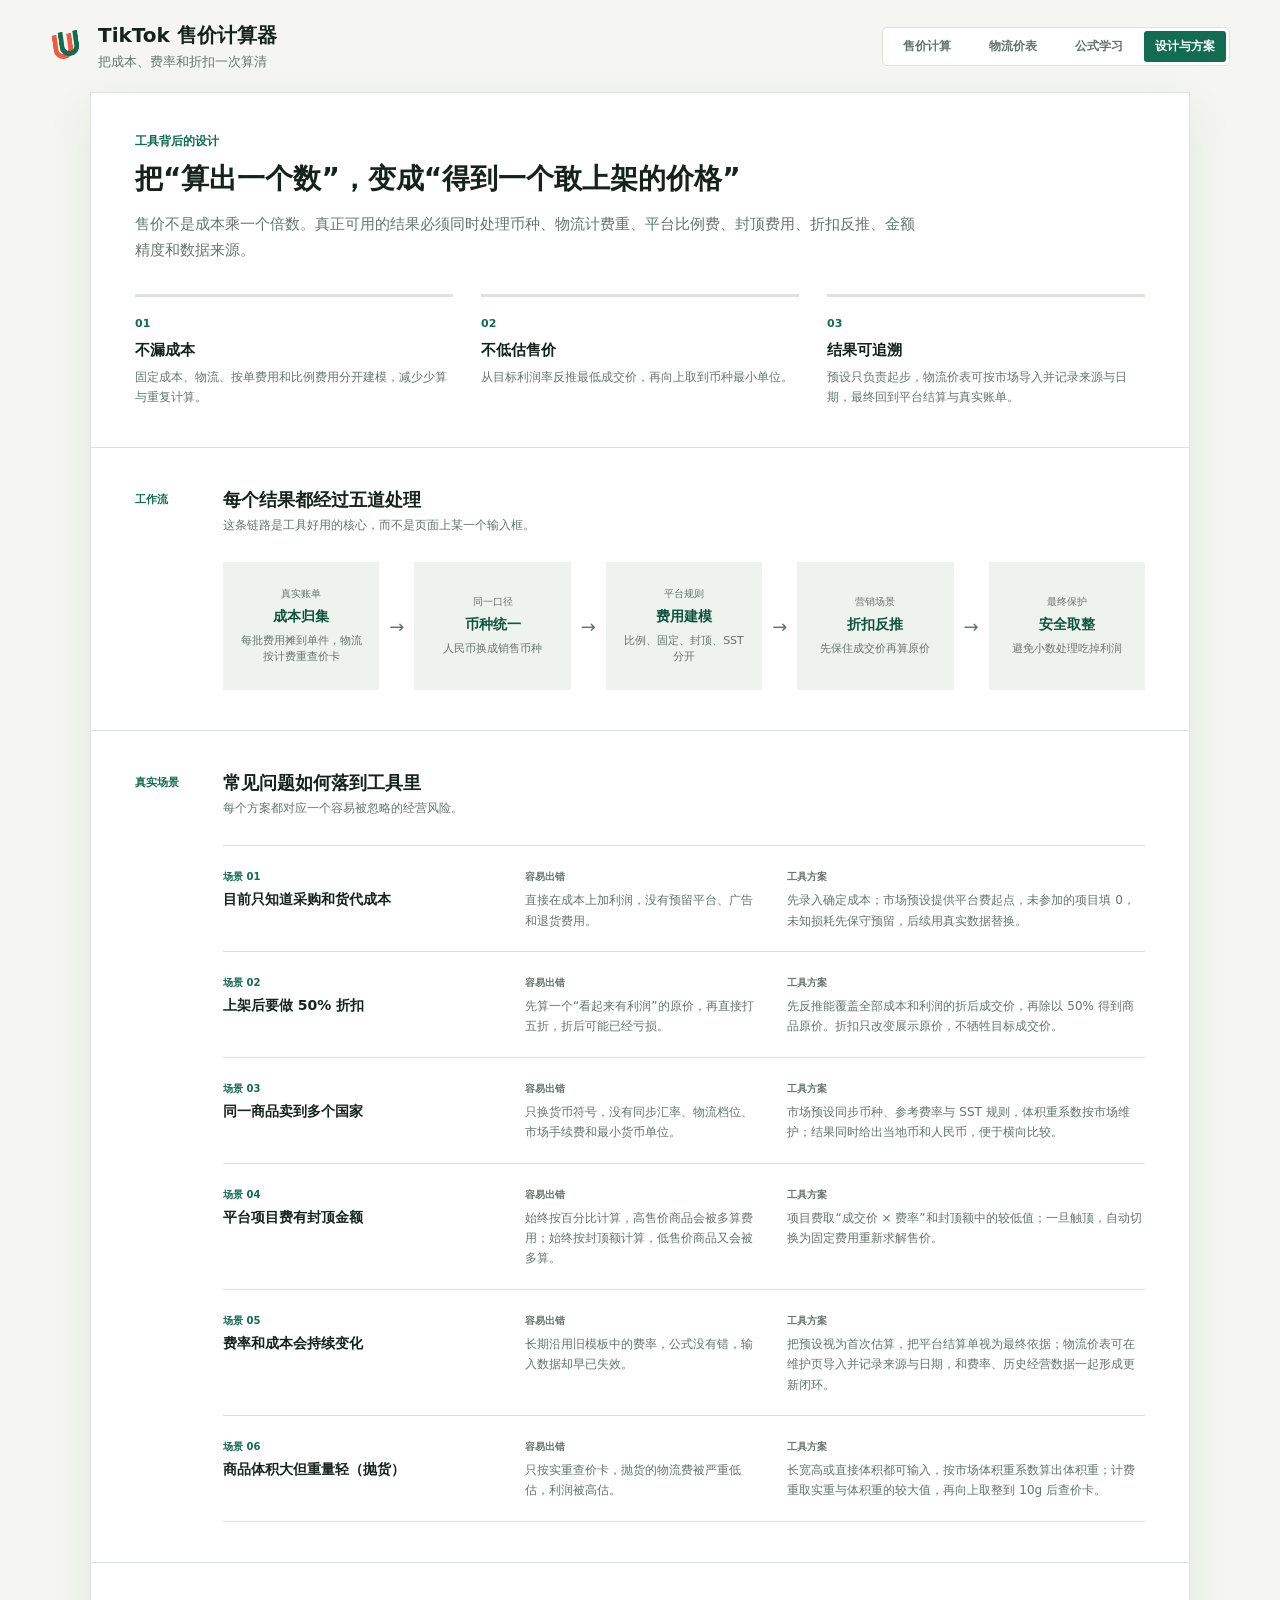
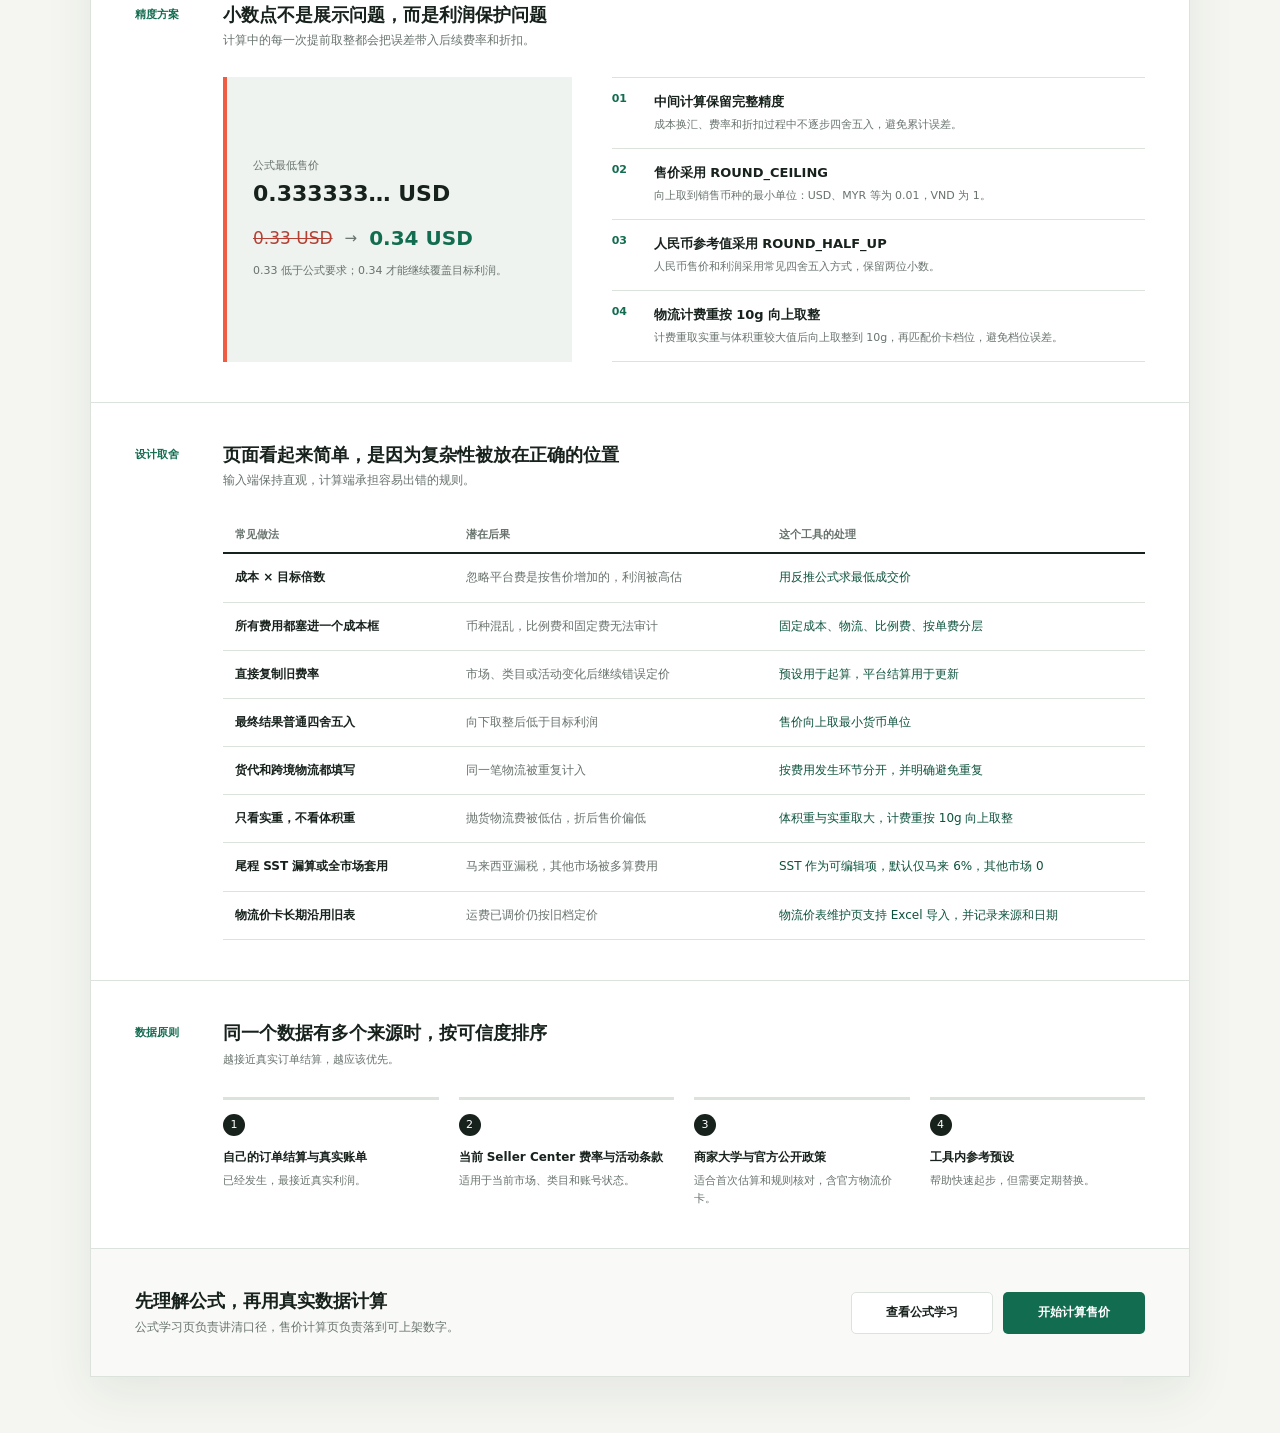
<file: solutions.html>
<!doctype html>
<html lang="zh-CN">
<head>
  <meta charset="utf-8">
  <meta name="viewport" content="width=device-width, initial-scale=1">
  <meta name="color-scheme" content="light">
  <meta name="theme-color" content="#f5f6f1">
  <title>TikTok 售价工具设计与场景方案</title>
  <link rel="stylesheet" href="styles.css">
  <link rel="stylesheet" href="solutions.css">
</head>
<body class="solutions-page">
  <header class="app-header">
    <div class="brand-mark" aria-hidden="true"><span></span><span></span></div>
    <div>
      <h1>TikTok 售价计算器</h1>
      <p>把成本、费率和折扣一次算清</p>
    </div>
    <nav class="top-nav" aria-label="主要页面">
      <a class="top-nav-link" href="index.html">售价计算</a>
      <a class="top-nav-link" href="shipping.html">物流价表</a>
      <a class="top-nav-link" href="guide.html">公式学习</a>
      <a class="top-nav-link is-active" href="solutions.html" aria-current="page">设计与方案</a>
    </nav>
  </header>

  <main class="solutions-shell">
    <section class="solutions-intro" aria-labelledby="solutionsTitle">
      <p class="solutions-kicker">工具背后的设计</p>
      <h2 id="solutionsTitle">把“算出一个数”，变成“得到一个敢上架的价格”</h2>
      <p>售价不是成本乘一个倍数。真正可用的结果必须同时处理币种、物流计费重、平台比例费、封顶费用、折扣反推、金额精度和数据来源。</p>

      <div class="value-rails">
        <div><span>01</span><strong>不漏成本</strong><p>固定成本、物流、按单费用和比例费用分开建模，减少少算与重复计算。</p></div>
        <div><span>02</span><strong>不低估售价</strong><p>从目标利润率反推最低成交价，再向上取到币种最小单位。</p></div>
        <div><span>03</span><strong>结果可追溯</strong><p>预设只负责起步，物流价表可按市场导入并记录来源与日期，最终回到平台结算与真实账单。</p></div>
      </div>
    </section>

    <section class="solutions-section" aria-labelledby="flowTitle">
      <div class="solutions-heading"><span>工作流</span><div><h2 id="flowTitle">每个结果都经过五道处理</h2><p>这条链路是工具好用的核心，而不是页面上某一个输入框。</p></div></div>
      <div class="pricing-flow" role="img" aria-label="真实成本经过币种统一、费率模型、折扣反推和安全取整后得到可上架价格">
        <div><small>真实账单</small><strong>成本归集</strong><span>每批费用摊到单件，物流按计费重查价卡</span></div>
        <i aria-hidden="true">→</i>
        <div><small>同一口径</small><strong>币种统一</strong><span>人民币换成销售币种</span></div>
        <i aria-hidden="true">→</i>
        <div><small>平台规则</small><strong>费用建模</strong><span>比例、固定、封顶、SST 分开</span></div>
        <i aria-hidden="true">→</i>
        <div><small>营销场景</small><strong>折扣反推</strong><span>先保住成交价再算原价</span></div>
        <i aria-hidden="true">→</i>
        <div><small>最终保护</small><strong>安全取整</strong><span>避免小数处理吃掉利润</span></div>
      </div>
    </section>

    <section class="solutions-section" aria-labelledby="sceneTitle">
      <div class="solutions-heading"><span>真实场景</span><div><h2 id="sceneTitle">常见问题如何落到工具里</h2><p>每个方案都对应一个容易被忽略的经营风险。</p></div></div>
      <div class="scenario-list">
        <article>
          <div class="scenario-name"><span>场景 01</span><h3>目前只知道采购和货代成本</h3></div>
          <div><small>容易出错</small><p>直接在成本上加利润，没有预留平台、广告和退货费用。</p></div>
          <div><small>工具方案</small><p>先录入确定成本；市场预设提供平台费起点，未参加的项目填 0，未知损耗先保守预留，后续用真实数据替换。</p></div>
        </article>
        <article>
          <div class="scenario-name"><span>场景 02</span><h3>上架后要做 50% 折扣</h3></div>
          <div><small>容易出错</small><p>先算一个“看起来有利润”的原价，再直接打五折，折后可能已经亏损。</p></div>
          <div><small>工具方案</small><p>先反推能覆盖全部成本和利润的折后成交价，再除以 50% 得到商品原价。折扣只改变展示原价，不牺牲目标成交价。</p></div>
        </article>
        <article>
          <div class="scenario-name"><span>场景 03</span><h3>同一商品卖到多个国家</h3></div>
          <div><small>容易出错</small><p>只换货币符号，没有同步汇率、物流档位、市场手续费和最小货币单位。</p></div>
          <div><small>工具方案</small><p>市场预设同步币种、参考费率与 SST 规则，体积重系数按市场维护；结果同时给出当地币和人民币，便于横向比较。</p></div>
        </article>
        <article>
          <div class="scenario-name"><span>场景 04</span><h3>平台项目费有封顶金额</h3></div>
          <div><small>容易出错</small><p>始终按百分比计算，高售价商品会被多算费用；始终按封顶额计算，低售价商品又会被多算。</p></div>
          <div><small>工具方案</small><p>项目费取“成交价 × 费率”和封顶额中的较低值；一旦触顶，自动切换为固定费用重新求解售价。</p></div>
        </article>
        <article>
          <div class="scenario-name"><span>场景 05</span><h3>费率和成本会持续变化</h3></div>
          <div><small>容易出错</small><p>长期沿用旧模板中的费率，公式没有错，输入数据却早已失效。</p></div>
          <div><small>工具方案</small><p>把预设视为首次估算，把平台结算单视为最终依据；物流价表可在维护页导入并记录来源与日期，和费率、历史经营数据一起形成更新闭环。</p></div>
        </article>
        <article>
          <div class="scenario-name"><span>场景 06</span><h3>商品体积大但重量轻（抛货）</h3></div>
          <div><small>容易出错</small><p>只按实重查价卡，抛货的物流费被严重低估，利润被高估。</p></div>
          <div><small>工具方案</small><p>长宽高或直接体积都可输入，按市场体积重系数算出体积重；计费重取实重与体积重的较大值，再向上取整到 10g 后查价卡。</p></div>
        </article>
      </div>
    </section>

    <section class="solutions-section precision-section" aria-labelledby="precisionTitle">
      <div class="solutions-heading"><span>精度方案</span><div><h2 id="precisionTitle">小数点不是展示问题，而是利润保护问题</h2><p>计算中的每一次提前取整都会把误差带入后续费率和折扣。</p></div></div>
      <div class="precision-layout">
        <div class="precision-example">
          <span>公式最低售价</span>
          <strong>0.333333… USD</strong>
          <div><del>0.33 USD</del><i aria-hidden="true">→</i><b>0.34 USD</b></div>
          <p>0.33 低于公式要求；0.34 才能继续覆盖目标利润。</p>
        </div>
        <ol class="precision-rules">
          <li><span>01</span><div><strong>中间计算保留完整精度</strong><p>成本换汇、费率和折扣过程中不逐步四舍五入，避免累计误差。</p></div></li>
          <li><span>02</span><div><strong>售价采用 ROUND_CEILING</strong><p>向上取到销售币种的最小单位：USD、MYR 等为 0.01，VND 为 1。</p></div></li>
          <li><span>03</span><div><strong>人民币参考值采用 ROUND_HALF_UP</strong><p>人民币售价和利润采用常见四舍五入方式，保留两位小数。</p></div></li>
          <li><span>04</span><div><strong>物流计费重按 10g 向上取整</strong><p>计费重取实重与体积重较大值后向上取整到 10g，再匹配价卡档位，避免档位误差。</p></div></li>
        </ol>
      </div>
    </section>

    <section class="solutions-section" aria-labelledby="comparisonTitle">
      <div class="solutions-heading"><span>设计取舍</span><div><h2 id="comparisonTitle">页面看起来简单，是因为复杂性被放在正确的位置</h2><p>输入端保持直观，计算端承担容易出错的规则。</p></div></div>
      <div class="comparison-table-wrap">
        <table class="comparison-table">
          <thead><tr><th>常见做法</th><th>潜在后果</th><th>这个工具的处理</th></tr></thead>
          <tbody>
            <tr><td data-label="常见做法">成本 × 目标倍数</td><td data-label="潜在后果">忽略平台费是按售价增加的，利润被高估</td><td data-label="工具处理">用反推公式求最低成交价</td></tr>
            <tr><td data-label="常见做法">所有费用都塞进一个成本框</td><td data-label="潜在后果">币种混乱，比例费和固定费无法审计</td><td data-label="工具处理">固定成本、物流、比例费、按单费分层</td></tr>
            <tr><td data-label="常见做法">直接复制旧费率</td><td data-label="潜在后果">市场、类目或活动变化后继续错误定价</td><td data-label="工具处理">预设用于起算，平台结算用于更新</td></tr>
            <tr><td data-label="常见做法">最终结果普通四舍五入</td><td data-label="潜在后果">向下取整后低于目标利润</td><td data-label="工具处理">售价向上取最小货币单位</td></tr>
            <tr><td data-label="常见做法">货代和跨境物流都填写</td><td data-label="潜在后果">同一笔物流被重复计入</td><td data-label="工具处理">按费用发生环节分开，并明确避免重复</td></tr>
            <tr><td data-label="常见做法">只看实重，不看体积重</td><td data-label="潜在后果">抛货物流费被低估，折后售价偏低</td><td data-label="工具处理">体积重与实重取大，计费重按 10g 向上取整</td></tr>
            <tr><td data-label="常见做法">尾程 SST 漏算或全市场套用</td><td data-label="潜在后果">马来西亚漏税，其他市场被多算费用</td><td data-label="工具处理">SST 作为可编辑项，默认仅马来 6%，其他市场 0</td></tr>
            <tr><td data-label="常见做法">物流价卡长期沿用旧表</td><td data-label="潜在后果">运费已调价仍按旧档定价</td><td data-label="工具处理">物流价表维护页支持 Excel 导入，并记录来源和日期</td></tr>
          </tbody>
        </table>
      </div>
    </section>

    <section class="solutions-section source-priority" aria-labelledby="priorityTitle">
      <div class="solutions-heading"><span>数据原则</span><div><h2 id="priorityTitle">同一个数据有多个来源时，按可信度排序</h2><p>越接近真实订单结算，越应该优先。</p></div></div>
      <ol>
        <li><span>1</span><strong>自己的订单结算与真实账单</strong><p>已经发生，最接近真实利润。</p></li>
        <li><span>2</span><strong>当前 Seller Center 费率与活动条款</strong><p>适用于当前市场、类目和账号状态。</p></li>
        <li><span>3</span><strong>商家大学与官方公开政策</strong><p>适合首次估算和规则核对，含官方物流价卡。</p></li>
        <li><span>4</span><strong>工具内参考预设</strong><p>帮助快速起步，但需要定期替换。</p></li>
      </ol>
    </section>

    <section class="solutions-actions">
      <div><h2>先理解公式，再用真实数据计算</h2><p>公式学习页负责讲清口径，售价计算页负责落到可上架数字。</p></div>
      <div><a class="secondary-action" href="guide.html">查看公式学习</a><a class="primary-action" href="index.html">开始计算售价</a></div>
    </section>
  </main>
</body>
</html>
</file>
<file: styles.css>
:root {
  --bg: #f5f6f1;
  --surface: #ffffff;
  --surface-alt: #eef3ef;
  --ink: #18221d;
  --muted: #68736d;
  --line: #dce2dc;
  --primary: #126c50;
  --primary-dark: #0d523d;
  --accent: #ef5b43;
  --shipping: #4d7f9f;
  --fee: #e6a33a;
  --danger: #b43f32;
  --shadow: 0 16px 45px rgba(31, 50, 40, 0.08);
}

* { box-sizing: border-box; }

body {
  margin: 0;
  background: var(--bg);
  color: var(--ink);
  font-family: Inter, "PingFang SC", "Microsoft YaHei", system-ui, sans-serif;
  font-size: 15px;
}

button, input, select { font: inherit; }
button { cursor: pointer; }
button:focus-visible, input:focus-visible, select:focus-visible { outline: 3px solid rgba(18, 108, 80, 0.2); outline-offset: 2px; }

.app-header {
  width: min(1180px, calc(100% - 40px));
  margin: 0 auto;
  min-height: 92px;
  display: flex;
  align-items: center;
  gap: 14px;
}

.app-header h1 { margin: 0; font-size: 20px; font-weight: 700; letter-spacing: 0; }
.app-header p { margin: 4px 0 0; color: var(--muted); font-size: 13px; }
.brand-mark { position: relative; width: 34px; height: 34px; flex: 0 0 34px; }
.brand-mark span { position: absolute; width: 20px; height: 25px; border: 5px solid var(--ink); border-top: 0; border-radius: 0 0 10px 10px; transform: rotate(-8deg); }
.brand-mark span:first-child { left: 3px; top: 5px; border-color: var(--accent); }
.brand-mark span:last-child { left: 9px; top: 2px; border-color: var(--primary); }
.top-nav { margin-left: auto; display: flex; align-items: center; gap: 4px; padding: 3px; border: 1px solid var(--line); border-radius: 5px; background: var(--surface); }
.top-nav-link { min-width: 82px; padding: 7px 10px; border-radius: 3px; color: var(--muted); font-size: 12px; font-weight: 600; text-align: center; text-decoration: none; }
.top-nav-link:hover { color: var(--ink); background: var(--surface-alt); }
.top-nav-link.is-active { background: var(--primary); color: #fff; }
.save-state { margin-left: 14px; color: var(--muted); font-size: 12px; }

.app-shell {
  width: min(1180px, calc(100% - 40px));
  margin: 0 auto 44px;
  display: grid;
  grid-template-columns: minmax(0, 1.5fr) minmax(330px, 0.8fr);
  align-items: start;
  background: var(--surface);
  border: 1px solid var(--line);
  box-shadow: var(--shadow);
}

.workspace { padding: 34px 38px 42px; min-width: 0; }
.result-panel { align-self: stretch; min-width: 0; border-left: 1px solid var(--line); background: #f9faf7; }
.result-sticky { position: sticky; top: 0; padding: 34px 32px; }

.section-heading, .section-heading > div, .subsection-header, .breakdown-title { display: flex; align-items: center; justify-content: space-between; gap: 12px; }
.section-heading h2 { margin: 0; font-size: 18px; letter-spacing: 0; }
.step { margin-right: 10px; color: var(--primary); font-size: 12px; font-weight: 700; letter-spacing: 0; }
.text-button { border: 0; background: transparent; color: var(--muted); padding: 6px; }
.text-button:hover { color: var(--ink); }

.settings-grid, .rate-grid, .pricing-band, .logistics-grid { display: grid; gap: 18px; }
.settings-grid { grid-template-columns: 0.85fr 0.95fr 1.25fr; margin-top: 28px; padding-bottom: 28px; border-bottom: 1px solid var(--line); }
.rate-grid { grid-template-columns: repeat(3, 1fr); }
.logistics-grid { grid-template-columns: 0.7fr 1.05fr 1fr 1.05fr; }
.pricing-band { grid-template-columns: repeat(3, 1fr); gap: 22px; margin-top: 30px; padding: 22px; background: var(--surface-alt); }

.field { min-width: 0; display: grid; gap: 8px; color: var(--ink); font-size: 13px; font-weight: 600; }
.field small { color: var(--muted); font-size: 11px; font-weight: 400; }
.field input, .field select, .cost-row input {
  width: 100%;
  height: 43px;
  border: 1px solid var(--line);
  border-radius: 5px;
  background: var(--surface);
  color: var(--ink);
  padding: 0 12px;
}
.field input:hover, .field select:hover, .cost-row input:hover { border-color: #aeb9b2; }
.field input:focus, .field select:focus, .cost-row input:focus { border-color: var(--primary); }
.input-with-unit { position: relative; }
.input-with-unit input { padding-right: 46px; }
.input-with-unit.wide-unit input { padding-right: 58px; }
.input-with-unit > span { position: absolute; right: 12px; top: 50%; transform: translateY(-50%); color: var(--muted); font-size: 12px; font-weight: 500; pointer-events: none; }
.exchange-editor { display: grid; grid-template-columns: auto minmax(0, 1fr); align-items: center; gap: 10px; }
.exchange-editor > span { white-space: nowrap; color: var(--muted); font-size: 12px; font-weight: 500; }
.exchange-reverse { display: block; color: var(--primary); font-size: 12px; font-weight: 600; }

.subsection-header { margin: 28px 0 14px; }
.subsection-header h3, .breakdown h3 { margin: 0; font-size: 14px; letter-spacing: 0; }
.subsection-header p { margin: 4px 0 0; color: var(--muted); font-size: 12px; }
.secondary-button { height: 36px; border: 1px solid var(--line); border-radius: 5px; background: var(--surface); color: var(--ink); padding: 0 12px; white-space: nowrap; }
.button-link { display: inline-flex; align-items: center; justify-content: center; text-decoration: none; }
.secondary-button:hover { border-color: var(--primary); color: var(--primary); }
.fee-header { margin-top: 32px; }
.logistics-header { margin-top: 32px; }
.field input[readonly] { background: var(--surface-alt); color: var(--primary-dark); font-weight: 700; }
.sst-amount { color: var(--primary-dark); font-size: 12px; font-weight: 700; font-variant-numeric: tabular-nums; }

.volume-calculator { margin-top: 18px; padding: 18px; border-bottom: 1px solid var(--line); background: var(--surface-alt); }
.volume-calculator [hidden] { display: none !important; }
.volume-toolbar { display: flex; align-items: center; justify-content: space-between; gap: 14px; margin-bottom: 16px; }
.volume-toolbar > div:first-child { display: grid; gap: 4px; }
.volume-toolbar strong { font-size: 13px; }
.volume-toolbar span { color: var(--muted); font-size: 11px; }
.segmented-control { display: flex; flex: 0 0 auto; padding: 3px; border: 1px solid var(--line); border-radius: 5px; background: var(--surface); }
.segmented-control button { min-width: 72px; height: 30px; border: 0; border-radius: 3px; background: transparent; color: var(--muted); font-size: 12px; font-weight: 600; }
.segmented-control button[aria-pressed="true"] { background: var(--primary); color: #fff; }
.dimension-grid { display: grid; grid-template-columns: repeat(3, 1fr); gap: 12px; }
.direct-volume-field { max-width: 260px; }
.billing-metrics { display: grid; grid-template-columns: repeat(3, 1fr); gap: 1px; margin-top: 14px; border: 1px solid var(--line); background: var(--line); }
.billing-metrics > div { min-width: 0; display: grid; gap: 4px; padding: 11px 12px; background: var(--surface); }
.billing-metrics span, .billing-metrics small { color: var(--muted); font-size: 10px; }
.billing-metrics strong { color: var(--primary-dark); font-size: 14px; overflow-wrap: anywhere; }

.cost-table { border-top: 1px solid var(--line); }
.cost-table-head, .cost-row { display: grid; grid-template-columns: minmax(100px, 1fr) minmax(120px, 0.72fr) 32px; gap: 12px; align-items: center; }
.cost-table-head { padding: 10px 0 8px; color: var(--muted); font-size: 11px; }
.cost-row { margin-bottom: 9px; }
.cost-row input { height: 39px; }
.icon-button { width: 32px; height: 32px; border: 0; border-radius: 4px; background: transparent; color: var(--muted); font-size: 22px; line-height: 1; }
.icon-button:hover { background: #f8e8e5; color: var(--danger); }
.cost-total { display: flex; align-items: center; justify-content: space-between; margin-top: 12px; padding-top: 15px; border-top: 1px dashed var(--line); font-size: 13px; }
.cost-total strong { font-size: 16px; }

.emphasis-field input { border-color: #b9c9c0; font-size: 18px; font-weight: 700; }
.validation { min-height: 19px; margin: 10px 0 -12px; color: var(--danger); font-size: 12px; }

.result-heading { margin-bottom: 23px; }
.price-hero { padding: 24px 0 22px; border-top: 1px solid var(--line); border-bottom: 1px solid var(--line); }
.price-hero p { margin: 0 0 6px; color: var(--muted); font-size: 12px; }
.list-price { color: var(--muted); font-size: 24px; text-decoration: line-through; }
.discount-line { display: flex; align-items: center; gap: 10px; margin-top: 8px; }
.discount-line span { flex: 0 0 auto; border-radius: 3px; background: var(--accent); color: #fff; padding: 4px 7px; font-size: 12px; font-weight: 700; }
.discount-line strong { min-width: 0; color: var(--primary-dark); font-size: clamp(34px, 4vw, 48px); line-height: 1.12; overflow-wrap: anywhere; letter-spacing: 0; }
.caption { display: block; margin: 7px 0 0 46px; color: var(--muted); font-size: 11px; }
.cny-equivalents { display: grid; grid-template-columns: 1fr 1fr; gap: 16px; margin-top: 20px; padding-top: 17px; border-top: 1px dashed var(--line); }
.cny-equivalents > div { min-width: 0; display: grid; gap: 5px; }
.cny-equivalents span { color: var(--muted); font-size: 11px; }
.cny-equivalents strong { color: var(--ink); font-size: 16px; overflow-wrap: anywhere; }

.profit-summary { display: grid; grid-template-columns: 1fr 1fr; gap: 1px; margin: 22px 0; background: var(--line); border: 1px solid var(--line); }
.profit-summary > div { min-width: 0; display: grid; gap: 6px; background: var(--surface); padding: 15px; }
.profit-summary span { color: var(--muted); font-size: 11px; }
.profit-summary strong { font-size: 18px; overflow-wrap: anywhere; }
.profit-summary strong + span { color: var(--primary); font-weight: 600; }

.total-summary { margin: 22px 0; padding: 17px; border: 1px solid var(--line); border-radius: 5px; background: var(--surface-alt); }
.total-summary-title { display: flex; align-items: center; justify-content: space-between; gap: 10px; margin-bottom: 14px; }
.total-summary-title span { color: var(--muted); font-size: 12px; }
.total-summary-title strong { font-size: 13px; }
.total-summary-grid { display: grid; grid-template-columns: 1fr 1fr; gap: 1px; background: var(--line); border: 1px solid var(--line); }
.total-summary-grid > div { min-width: 0; display: grid; gap: 5px; padding: 12px; background: var(--surface); }
.total-summary-grid span, .total-summary-cny span { color: var(--muted); font-size: 11px; }
.total-summary-grid strong { color: var(--primary-dark); font-size: 15px; overflow-wrap: anywhere; }
.total-summary-cny { display: grid; grid-template-columns: 1fr 1fr; gap: 14px; margin-top: 13px; padding-top: 12px; border-top: 1px dashed var(--line); }
.total-summary-cny > div { min-width: 0; display: grid; gap: 5px; }
.total-summary-cny strong { color: var(--ink); font-size: 13px; overflow-wrap: anywhere; }

.breakdown { margin-top: 26px; }
.breakdown-title span { color: var(--muted); font-size: 11px; }
.stacked-bar { display: flex; width: 100%; height: 12px; margin: 15px 0 11px; overflow: hidden; border-radius: 2px; background: var(--line); }
.stacked-bar span { min-width: 0; transition: width 180ms ease; }
.stacked-bar.is-invalid span { width: 0 !important; }
.bar-cost { background: var(--primary); }
.bar-shipping { background: var(--shipping); }
.bar-sst { background: #8a6da5; }
.bar-fee { background: var(--fee); }
.bar-profit { background: var(--accent); }
.breakdown dl { margin: 0; }
.breakdown dl > div { display: flex; justify-content: space-between; gap: 15px; padding: 7px 0; color: var(--muted); font-size: 12px; }
.breakdown dt { display: flex; align-items: center; gap: 8px; }
.breakdown dd { margin: 0; color: var(--ink); font-weight: 600; }
.legend { width: 8px; height: 8px; border-radius: 50%; }
.legend.cost { background: var(--primary); }
.legend.shipping { background: var(--shipping); }
.legend.sst { background: #8a6da5; }
.legend.fee { background: var(--fee); }
.legend.profit { background: var(--accent); }

.formula-note { margin: 24px 0; padding: 14px 15px; border-left: 3px solid var(--primary); background: var(--surface-alt); }
.formula-note strong { font-size: 12px; }
.formula-note p { margin: 5px 0 0; color: var(--muted); font-size: 11px; line-height: 1.65; }
.primary-button { width: 100%; height: 46px; border: 0; border-radius: 5px; background: var(--primary); color: #fff; font-weight: 700; }
.primary-button:hover { background: var(--primary-dark); }
.primary-button:disabled { cursor: not-allowed; opacity: 0.45; }
.sr-only { position: absolute; width: 1px; height: 1px; overflow: hidden; clip: rect(0, 0, 0, 0); white-space: nowrap; }

@media (max-width: 860px) {
  .app-shell { grid-template-columns: 1fr; }
  .result-panel { border-left: 0; border-top: 1px solid var(--line); }
  .result-sticky { position: static; }
}

@media (max-width: 600px) {
  .app-header, .app-shell { width: calc(100% - 24px); }
  .app-header { min-height: 78px; flex-wrap: wrap; padding: 14px 0; }
  .app-header p { display: none; }
  .save-state { display: none; }
  .top-nav { order: 3; width: 100%; margin-left: 0; }
  .top-nav-link { flex: 1; min-width: 0; padding-right: 5px; padding-left: 5px; font-size: 11px; }
  .workspace, .result-sticky { padding: 24px 18px 28px; }
  .settings-grid, .pricing-band, .logistics-grid { grid-template-columns: 1fr; }
  .volume-toolbar { align-items: flex-start; flex-direction: column; }
  .dimension-grid, .billing-metrics { grid-template-columns: 1fr; }
  .segmented-control { width: 100%; }
  .segmented-control button { flex: 1; }
  .direct-volume-field { max-width: none; }
  .rate-grid { grid-template-columns: 1fr 1fr; gap: 14px 12px; }
  .pricing-band { padding: 17px; gap: 16px; }
  .subsection-header { align-items: end; }
  .subsection-header p { max-width: 220px; }
  .cny-equivalents { grid-template-columns: 1fr; gap: 11px; }
}

@media (max-width: 380px) {
  .rate-grid { grid-template-columns: 1fr; }
  .cost-table-head { display: none; }
  .cost-table { padding-top: 12px; }
  .cost-row { grid-template-columns: 1fr 1fr 28px; gap: 7px; }
}

@media (prefers-reduced-motion: reduce) {
  * { transition: none !important; }
}
</file>
<file: guide.css>
.guide-shell {
  width: min(1100px, calc(100% - 40px));
  margin: 0 auto 56px;
  background: var(--surface);
  border: 1px solid var(--line);
  box-shadow: var(--shadow);
}

.guide-intro, .guide-section, .guide-checklist { padding: 38px 44px; }
.guide-intro { padding-bottom: 42px; }
.guide-section, .guide-checklist { border-top: 1px solid var(--line); }
.guide-kicker { margin: 0 0 10px; color: var(--primary); font-size: 12px; font-weight: 700; }
.guide-intro h2 { max-width: 720px; margin: 0; font-size: 28px; letter-spacing: 0; }
.guide-lead { max-width: 760px; margin: 12px 0 26px; color: var(--muted); line-height: 1.75; }

.formula-board { padding: 28px 30px; border-left: 4px solid var(--primary); background: var(--surface-alt); }
.formula-equation { display: flex; align-items: center; justify-content: center; gap: 22px; color: var(--primary-dark); }
.formula-equation > strong { font-size: 22px; white-space: nowrap; }
.formula-operator { font-size: 24px; font-weight: 700; }
.formula-fraction { min-width: 340px; display: grid; text-align: center; font-size: 16px; font-weight: 700; }
.formula-fraction i { display: block; height: 2px; margin: 9px 0; background: currentColor; }
.formula-secondary { display: flex; justify-content: center; gap: 12px; margin-top: 24px; padding-top: 18px; border-top: 1px solid #cbd8d0; color: var(--ink); font-size: 13px; }
.data-legend { display: flex; flex-wrap: wrap; gap: 8px; margin-top: 18px; }

.source-tag { display: inline-block; width: max-content; border-radius: 3px; padding: 3px 7px; font-size: 11px; font-style: normal; font-weight: 700; white-space: nowrap; }
.source-tag.manual { background: #e7f1eb; color: #0e6047; }
.source-tag.platform { background: #e8eef5; color: #315f80; }
.source-tag.public { background: #fff0d8; color: #81570f; }
.source-tag.calculated { background: #f9e6e2; color: #9b3b2f; }

.guide-section-heading { display: grid; grid-template-columns: 34px minmax(0, 1fr); gap: 12px; align-items: start; }
.guide-section-heading > span { color: var(--primary); font-size: 12px; font-weight: 700; padding-top: 3px; }
.guide-section-heading h2, .guide-checklist h2 { margin: 0; font-size: 18px; letter-spacing: 0; }
.guide-section-heading p { margin: 5px 0 0; color: var(--muted); font-size: 12px; }
.sub-formula { margin: 22px 0 18px 46px; padding: 13px 16px; background: var(--surface-alt); color: var(--primary-dark); font-size: 13px; font-weight: 700; }

.guide-table-wrap { margin-left: 46px; }
.guide-table { width: 100%; border-collapse: collapse; table-layout: fixed; }
.guide-table th { padding: 10px 12px; border-bottom: 2px solid var(--ink); color: var(--muted); font-size: 11px; text-align: left; }
.guide-table th:nth-child(1) { width: 20%; }
.guide-table th:nth-child(2) { width: 18%; }
.guide-table th:nth-child(3) { width: 30%; }
.guide-table th:nth-child(4) { width: 32%; }
.guide-table td { padding: 13px 12px; border-bottom: 1px solid var(--line); vertical-align: top; font-size: 12px; line-height: 1.55; }
.guide-table td strong { display: block; margin-bottom: 3px; font-size: 13px; }
.guide-table td small { color: var(--muted); font-size: 11px; }
.guide-table td .source-tag + .source-tag { margin-top: 4px; }
.cap-note { margin: 18px 0 0 46px; padding-left: 13px; border-left: 3px solid var(--fee); color: var(--muted); font-size: 12px; line-height: 1.65; }
.cap-note strong { color: var(--ink); }

.example-steps { display: grid; grid-template-columns: repeat(2, 1fr); gap: 0 24px; margin: 24px 0 0 46px; padding: 0; list-style: none; counter-reset: example; }
.example-steps li { position: relative; min-width: 0; display: grid; gap: 6px; padding: 16px 0 16px 34px; border-bottom: 1px solid var(--line); counter-increment: example; }
.example-steps li::before { content: counter(example); position: absolute; top: 17px; left: 0; width: 22px; height: 22px; border-radius: 50%; background: var(--ink); color: #fff; font-size: 11px; line-height: 22px; text-align: center; }
.example-steps li > span { color: var(--muted); font-size: 11px; }
.example-steps li > strong { font-size: 13px; line-height: 1.55; }
.example-result { display: grid; grid-template-columns: 1fr 1fr; gap: 1px; margin: 22px 0 0 46px; background: var(--line); border: 1px solid var(--line); }
.example-result > div { min-width: 0; display: grid; gap: 7px; padding: 18px; background: var(--surface-alt); }
.example-result span { color: var(--muted); font-size: 11px; }
.example-result strong { color: var(--primary-dark); font-size: 15px; overflow-wrap: anywhere; }

.source-lanes { display: grid; grid-template-columns: repeat(4, 1fr); gap: 20px; margin: 24px 0 0 46px; }
.source-lanes > div { min-width: 0; padding-top: 14px; border-top: 3px solid var(--line); }
.source-lanes strong { display: block; margin-top: 12px; font-size: 13px; }
.source-lanes p { margin: 6px 0 0; color: var(--muted); font-size: 11px; line-height: 1.65; }

.guide-checklist { display: grid; grid-template-columns: minmax(0, 1fr) auto; gap: 20px 40px; align-items: center; background: #f9faf7; }
.guide-checklist ul { grid-column: 1; margin: 0; padding-left: 20px; color: var(--muted); font-size: 12px; line-height: 2; }
.guide-cta { grid-column: 2; grid-row: 1 / span 2; display: inline-flex; align-items: center; justify-content: center; min-width: 170px; height: 44px; border-radius: 5px; background: var(--primary); color: #fff; font-size: 13px; font-weight: 700; text-decoration: none; }
.guide-cta:hover { background: var(--primary-dark); }

@media (max-width: 800px) {
  .source-lanes { grid-template-columns: 1fr 1fr; }
}

@media (max-width: 700px) {
  .guide-shell { width: calc(100% - 24px); }
  .guide-intro, .guide-section, .guide-checklist { padding: 26px 18px; }
  .guide-intro h2 { font-size: 22px; }
  .formula-board { padding: 22px 16px; }
  .formula-equation { flex-direction: column; gap: 10px; }
  .formula-equation > strong { font-size: 18px; }
  .formula-operator { line-height: 1; }
  .formula-fraction { min-width: 0; width: 100%; font-size: 13px; }
  .formula-secondary { flex-wrap: wrap; gap: 7px; text-align: center; }
  .sub-formula, .guide-table-wrap, .cap-note, .example-steps, .example-result, .source-lanes { margin-left: 0; }
  .sub-formula { line-height: 1.65; }
  .guide-table thead { position: absolute; width: 1px; height: 1px; overflow: hidden; clip: rect(0, 0, 0, 0); }
  .guide-table, .guide-table tbody, .guide-table tr, .guide-table td { display: block; width: 100%; }
  .guide-table tr { padding: 13px 0; border-bottom: 1px solid var(--line); }
  .guide-table td { display: grid; grid-template-columns: 98px minmax(0, 1fr); gap: 10px; padding: 5px 0; border: 0; }
  .guide-table td::before { content: attr(data-label); color: var(--muted); font-size: 11px; }
  .guide-table td strong { margin: 0; }
  .example-steps, .example-result, .source-lanes { grid-template-columns: 1fr; }
  .guide-checklist { grid-template-columns: 1fr; }
  .guide-checklist ul, .guide-cta { grid-column: 1; grid-row: auto; }
  .guide-cta { width: 100%; }
}

@media (max-width: 360px) {
  .guide-table td { grid-template-columns: 82px minmax(0, 1fr); }
}
</file>
<file: shipping.css>
.shipping-shell {
  width: min(1180px, calc(100% - 40px));
  margin: 0 auto 44px;
  border: 1px solid var(--line);
  background: var(--surface);
  box-shadow: var(--shadow);
}

.shipping-section { padding: 32px 38px; border-bottom: 1px solid var(--line); }
.shipping-section:last-child { border-bottom: 0; }
.shipping-heading, .shipping-heading > div, .viewer-controls, .table-meta, .preview-actions {
  display: flex;
  align-items: center;
}
.shipping-heading { justify-content: space-between; gap: 16px; margin-bottom: 22px; }
.shipping-heading h2 { margin: 0; font-size: 18px; letter-spacing: 0; }
.market-status-grid { display: grid; grid-template-columns: repeat(5, 1fr); border: 1px solid var(--line); }
.market-status-item { min-width: 0; padding: 16px; border-right: 1px solid var(--line); }
.market-status-item:last-child { border-right: 0; }
.market-status-item strong, .market-status-item span { display: block; }
.market-status-item strong { margin-bottom: 9px; font-size: 14px; }
.market-status-item span { color: var(--muted); font-size: 11px; line-height: 1.55; overflow-wrap: anywhere; }
.source-pill { display: inline-block; width: fit-content; margin-top: 8px; border-radius: 3px; padding: 3px 6px; background: var(--surface-alt); color: var(--primary-dark) !important; font-weight: 700; }
.source-pill.imported { background: #e4f1eb; }

.limit-settings { display: grid; grid-template-columns: 1fr 1fr 1.15fr 1.25fr auto; gap: 14px; align-items: end; }
.wide-unit input { padding-right: 72px; }
.save-limit-button { height: 43px; white-space: nowrap; }
.limit-note { min-height: 18px; margin: 12px 0 0; color: var(--muted); font-size: 12px; line-height: 1.5; }
.limit-note.is-success { color: var(--primary); font-weight: 600; }

.import-section { background: #f9faf7; }
.import-bar { min-height: 86px; display: flex; align-items: center; gap: 18px; border: 1px dashed #aeb9b2; padding: 18px; background: var(--surface); }
.primary-action { min-height: 40px; border: 0; border-radius: 5px; padding: 0 17px; background: var(--primary); color: #fff; font-weight: 700; }
.primary-action:hover { background: var(--primary-dark); }
.primary-action:disabled { cursor: not-allowed; opacity: .45; }
.import-file-state { min-width: 0; display: grid; gap: 5px; }
.import-file-state strong { overflow-wrap: anywhere; }
.import-file-state span { color: var(--muted); font-size: 12px; }
.import-message { margin-top: 14px; border-left: 3px solid var(--danger); padding: 10px 12px; background: #fff1ef; color: var(--danger); font-size: 12px; line-height: 1.6; white-space: pre-line; }
.import-preview { margin-top: 18px; }
.preview-summary { margin-bottom: 12px; color: var(--primary-dark); font-size: 13px; font-weight: 700; }
.compact-preview { max-height: 290px; }
.preview-actions { justify-content: flex-end; gap: 10px; margin-top: 15px; }

.viewer-heading { margin-bottom: 18px; }
.danger-button { height: 36px; border: 1px solid #e3b9b3; border-radius: 5px; padding: 0 12px; background: var(--surface); color: var(--danger); }
.danger-button:disabled { cursor: not-allowed; opacity: .45; }
.danger-button:not(:disabled):hover { background: #fff1ef; }
.viewer-controls { display: grid; grid-template-columns: minmax(150px, .7fr) minmax(150px, .7fr) auto minmax(230px, 1.25fr); gap: 14px; align-items: end; padding: 18px; background: var(--surface-alt); }
.query-button { height: 43px; }
.quote-result { min-height: 43px; display: flex; align-items: center; border-left: 3px solid var(--primary); padding: 8px 12px; background: var(--surface); color: var(--primary-dark); font-weight: 700; overflow-wrap: anywhere; }
.table-meta { justify-content: space-between; gap: 14px; margin: 25px 0 10px; }
.table-meta > div { min-width: 0; display: flex; align-items: baseline; gap: 10px; }
.table-meta strong { font-size: 14px; }
.table-meta span { color: var(--muted); font-size: 11px; overflow-wrap: anywhere; }
.table-scroll { overflow: auto; border: 1px solid var(--line); background: var(--surface); }
.table-scroll table { width: 100%; border-collapse: collapse; white-space: nowrap; }
.table-scroll th, .table-scroll td { padding: 11px 13px; border-bottom: 1px solid var(--line); text-align: left; font-size: 12px; }
.table-scroll th { position: sticky; top: 0; z-index: 1; background: #eef3ef; color: var(--muted); font-size: 11px; }
.table-scroll tbody tr:last-child td { border-bottom: 0; }
.table-scroll tbody tr:hover td { background: #fafbf8; }
.table-scroll td:nth-child(2), .table-scroll td:nth-child(3) { text-align: right; font-variant-numeric: tabular-nums; }
.empty-row td { height: 90px; color: var(--muted); text-align: center !important; }
.pagination { display: flex; justify-content: flex-end; align-items: center; gap: 10px; margin-top: 13px; color: var(--muted); font-size: 12px; }
.icon-page-button { width: 32px; height: 32px; border: 1px solid var(--line); border-radius: 4px; background: var(--surface); color: var(--ink); font-size: 20px; line-height: 1; }
.icon-page-button:disabled { cursor: not-allowed; opacity: .4; }

@media (max-width: 900px) {
  .market-status-grid { grid-template-columns: repeat(2, 1fr); }
  .market-status-item { border-bottom: 1px solid var(--line); }
  .market-status-item:nth-child(2n) { border-right: 0; }
  .market-status-item:last-child { border-bottom: 0; }
  .viewer-controls { grid-template-columns: 1fr 1fr; }
  .limit-settings { grid-template-columns: 1fr 1fr; }
  .save-limit-button { width: 100%; }
  .quote-result { min-height: 43px; }
}

@media (max-width: 600px) {
  .shipping-shell { width: calc(100% - 24px); }
  .shipping-section { padding: 24px 18px; }
  .shipping-heading { align-items: flex-start; }
  .market-status-grid { grid-template-columns: 1fr; }
  .market-status-item, .market-status-item:nth-child(2n) { border-right: 0; border-bottom: 1px solid var(--line); }
  .import-bar { align-items: stretch; flex-direction: column; }
  .viewer-controls { grid-template-columns: 1fr; }
  .limit-settings { grid-template-columns: 1fr; }
  .table-meta { align-items: flex-start; flex-direction: column; }
  .table-meta > div { align-items: flex-start; flex-direction: column; gap: 4px; }
}
</file>
<file: solutions.css>
.solutions-shell {
  width: min(1100px, calc(100% - 40px));
  margin: 0 auto 56px;
  background: var(--surface);
  border: 1px solid var(--line);
  box-shadow: var(--shadow);
}

.solutions-intro, .solutions-section, .solutions-actions { padding: 40px 44px; }
.solutions-section, .solutions-actions { border-top: 1px solid var(--line); }
.solutions-kicker { margin: 0 0 10px; color: var(--primary); font-size: 12px; font-weight: 700; }
.solutions-intro > h2 { max-width: 760px; margin: 0; font-size: 28px; letter-spacing: 0; }
.solutions-intro > p:last-of-type { max-width: 790px; margin: 13px 0 30px; color: var(--muted); line-height: 1.75; }

.value-rails { display: grid; grid-template-columns: repeat(3, 1fr); gap: 28px; }
.value-rails > div { padding-top: 16px; border-top: 3px solid var(--line); }
.value-rails span { color: var(--primary); font-size: 11px; font-weight: 700; }
.value-rails strong { display: block; margin-top: 10px; font-size: 15px; }
.value-rails p { margin: 7px 0 0; color: var(--muted); font-size: 12px; line-height: 1.7; }

.solutions-heading { display: grid; grid-template-columns: 74px minmax(0, 1fr); gap: 14px; align-items: start; }
.solutions-heading > span { color: var(--primary); font-size: 11px; font-weight: 700; padding-top: 4px; }
.solutions-heading h2 { margin: 0; font-size: 18px; letter-spacing: 0; }
.solutions-heading p { margin: 5px 0 0; color: var(--muted); font-size: 12px; }

.pricing-flow { display: grid; grid-template-columns: 1fr auto 1fr auto 1fr auto 1fr auto 1fr; gap: 10px; align-items: center; margin: 28px 0 0 88px; }
.pricing-flow > div { min-width: 0; min-height: 128px; display: grid; align-content: center; gap: 7px; padding: 16px 14px; background: var(--surface-alt); text-align: center; }
.pricing-flow small { color: var(--muted); font-size: 10px; }
.pricing-flow strong { color: var(--primary-dark); font-size: 14px; }
.pricing-flow span { color: var(--muted); font-size: 11px; line-height: 1.5; }
.pricing-flow > i { color: var(--muted); font-size: 18px; font-style: normal; }

.scenario-list { margin: 28px 0 0 88px; }
.scenario-list article { display: grid; grid-template-columns: 1.05fr 0.9fr 1.35fr; gap: 24px; padding: 20px 0; border-top: 1px solid var(--line); }
.scenario-list article:last-child { border-bottom: 1px solid var(--line); }
.scenario-name span { color: var(--primary); font-size: 10px; font-weight: 700; }
.scenario-name h3 { margin: 7px 0 0; font-size: 14px; letter-spacing: 0; }
.scenario-list small { color: var(--muted); font-size: 10px; font-weight: 700; }
.scenario-list p { margin: 6px 0 0; color: var(--muted); font-size: 12px; line-height: 1.7; }

.precision-layout { display: grid; grid-template-columns: 0.85fr 1.3fr; gap: 40px; margin: 28px 0 0 88px; align-items: stretch; }
.precision-example { display: grid; align-content: center; padding: 26px; border-left: 4px solid var(--accent); background: var(--surface-alt); }
.precision-example > span { color: var(--muted); font-size: 11px; }
.precision-example > strong { margin-top: 8px; font-size: 22px; overflow-wrap: anywhere; }
.precision-example > div { display: flex; align-items: center; gap: 12px; margin-top: 20px; }
.precision-example del { color: var(--danger); font-size: 17px; }
.precision-example i { color: var(--muted); font-style: normal; }
.precision-example b { color: var(--primary); font-size: 20px; }
.precision-example p { margin: 12px 0 0; color: var(--muted); font-size: 11px; line-height: 1.65; }
.precision-rules { margin: 0; padding: 0; list-style: none; }
.precision-rules li { display: grid; grid-template-columns: 30px minmax(0, 1fr); gap: 12px; padding: 14px 0; border-top: 1px solid var(--line); }
.precision-rules li:last-child { border-bottom: 1px solid var(--line); }
.precision-rules li > span { color: var(--primary); font-size: 11px; font-weight: 700; }
.precision-rules strong { font-size: 13px; }
.precision-rules p { margin: 5px 0 0; color: var(--muted); font-size: 11px; line-height: 1.65; }

.comparison-table-wrap { margin: 28px 0 0 88px; }
.comparison-table { width: 100%; border-collapse: collapse; table-layout: fixed; }
.comparison-table th { padding: 10px 12px; border-bottom: 2px solid var(--ink); color: var(--muted); font-size: 11px; text-align: left; }
.comparison-table th:nth-child(1) { width: 25%; }
.comparison-table th:nth-child(2) { width: 34%; }
.comparison-table th:nth-child(3) { width: 41%; }
.comparison-table td { padding: 14px 12px; border-bottom: 1px solid var(--line); color: var(--muted); font-size: 12px; line-height: 1.6; vertical-align: top; }
.comparison-table td:first-child { color: var(--ink); font-weight: 700; }
.comparison-table td:last-child { color: var(--primary-dark); }

.source-priority > ol { display: grid; grid-template-columns: repeat(4, 1fr); gap: 20px; margin: 28px 0 0 88px; padding: 0; list-style: none; }
.source-priority li { min-width: 0; padding-top: 14px; border-top: 3px solid var(--line); }
.source-priority li > span { display: inline-grid; width: 22px; height: 22px; place-items: center; border-radius: 50%; background: var(--ink); color: #fff; font-size: 11px; }
.source-priority strong { display: block; margin-top: 12px; font-size: 12px; line-height: 1.5; }
.source-priority p { margin: 6px 0 0; color: var(--muted); font-size: 11px; line-height: 1.65; }

.solutions-actions { display: flex; align-items: center; justify-content: space-between; gap: 30px; background: #f9faf7; }
.solutions-actions h2 { margin: 0; font-size: 18px; }
.solutions-actions p { margin: 6px 0 0; color: var(--muted); font-size: 12px; }
.solutions-actions > div:last-child { display: flex; gap: 10px; flex: 0 0 auto; }
.primary-action, .secondary-action { display: inline-flex; min-width: 142px; height: 42px; align-items: center; justify-content: center; border-radius: 5px; font-size: 12px; font-weight: 700; text-decoration: none; }
.primary-action { background: var(--primary); color: #fff; }
.primary-action:hover { background: var(--primary-dark); }
.secondary-action { border: 1px solid var(--line); background: var(--surface); color: var(--ink); }
.secondary-action:hover { border-color: var(--primary); color: var(--primary); }

@media (max-width: 860px) {
  .pricing-flow { grid-template-columns: 1fr; }
  .pricing-flow > i { transform: rotate(90deg); text-align: center; }
  .pricing-flow > div { min-height: 0; }
  .source-priority > ol { grid-template-columns: 1fr 1fr; }
}

@media (max-width: 700px) {
  .solutions-shell { width: calc(100% - 24px); }
  .solutions-intro, .solutions-section, .solutions-actions { padding: 26px 18px; }
  .solutions-intro > h2 { font-size: 22px; }
  .value-rails { grid-template-columns: 1fr; gap: 18px; }
  .solutions-heading { grid-template-columns: 1fr; gap: 7px; }
  .pricing-flow, .scenario-list, .precision-layout, .comparison-table-wrap, .source-priority > ol { margin-left: 0; }
  .scenario-list article { grid-template-columns: 1fr; gap: 13px; }
  .precision-layout { grid-template-columns: 1fr; gap: 22px; }
  .comparison-table thead { position: absolute; width: 1px; height: 1px; overflow: hidden; clip: rect(0, 0, 0, 0); }
  .comparison-table, .comparison-table tbody, .comparison-table tr, .comparison-table td { display: block; width: 100%; }
  .comparison-table tr { padding: 14px 0; border-bottom: 1px solid var(--line); }
  .comparison-table td { display: grid; grid-template-columns: 82px minmax(0, 1fr); gap: 10px; padding: 5px 0; border: 0; }
  .comparison-table td::before { content: attr(data-label); color: var(--muted); font-size: 10px; font-weight: 400; }
  .source-priority > ol { grid-template-columns: 1fr; }
  .solutions-actions { align-items: stretch; flex-direction: column; }
  .solutions-actions > div:last-child { width: 100%; }
  .primary-action, .secondary-action { flex: 1; min-width: 0; }
}

@media (max-width: 380px) {
  .solutions-actions > div:last-child { flex-direction: column; }
  .comparison-table td { grid-template-columns: 72px minmax(0, 1fr); }
}
</file>
